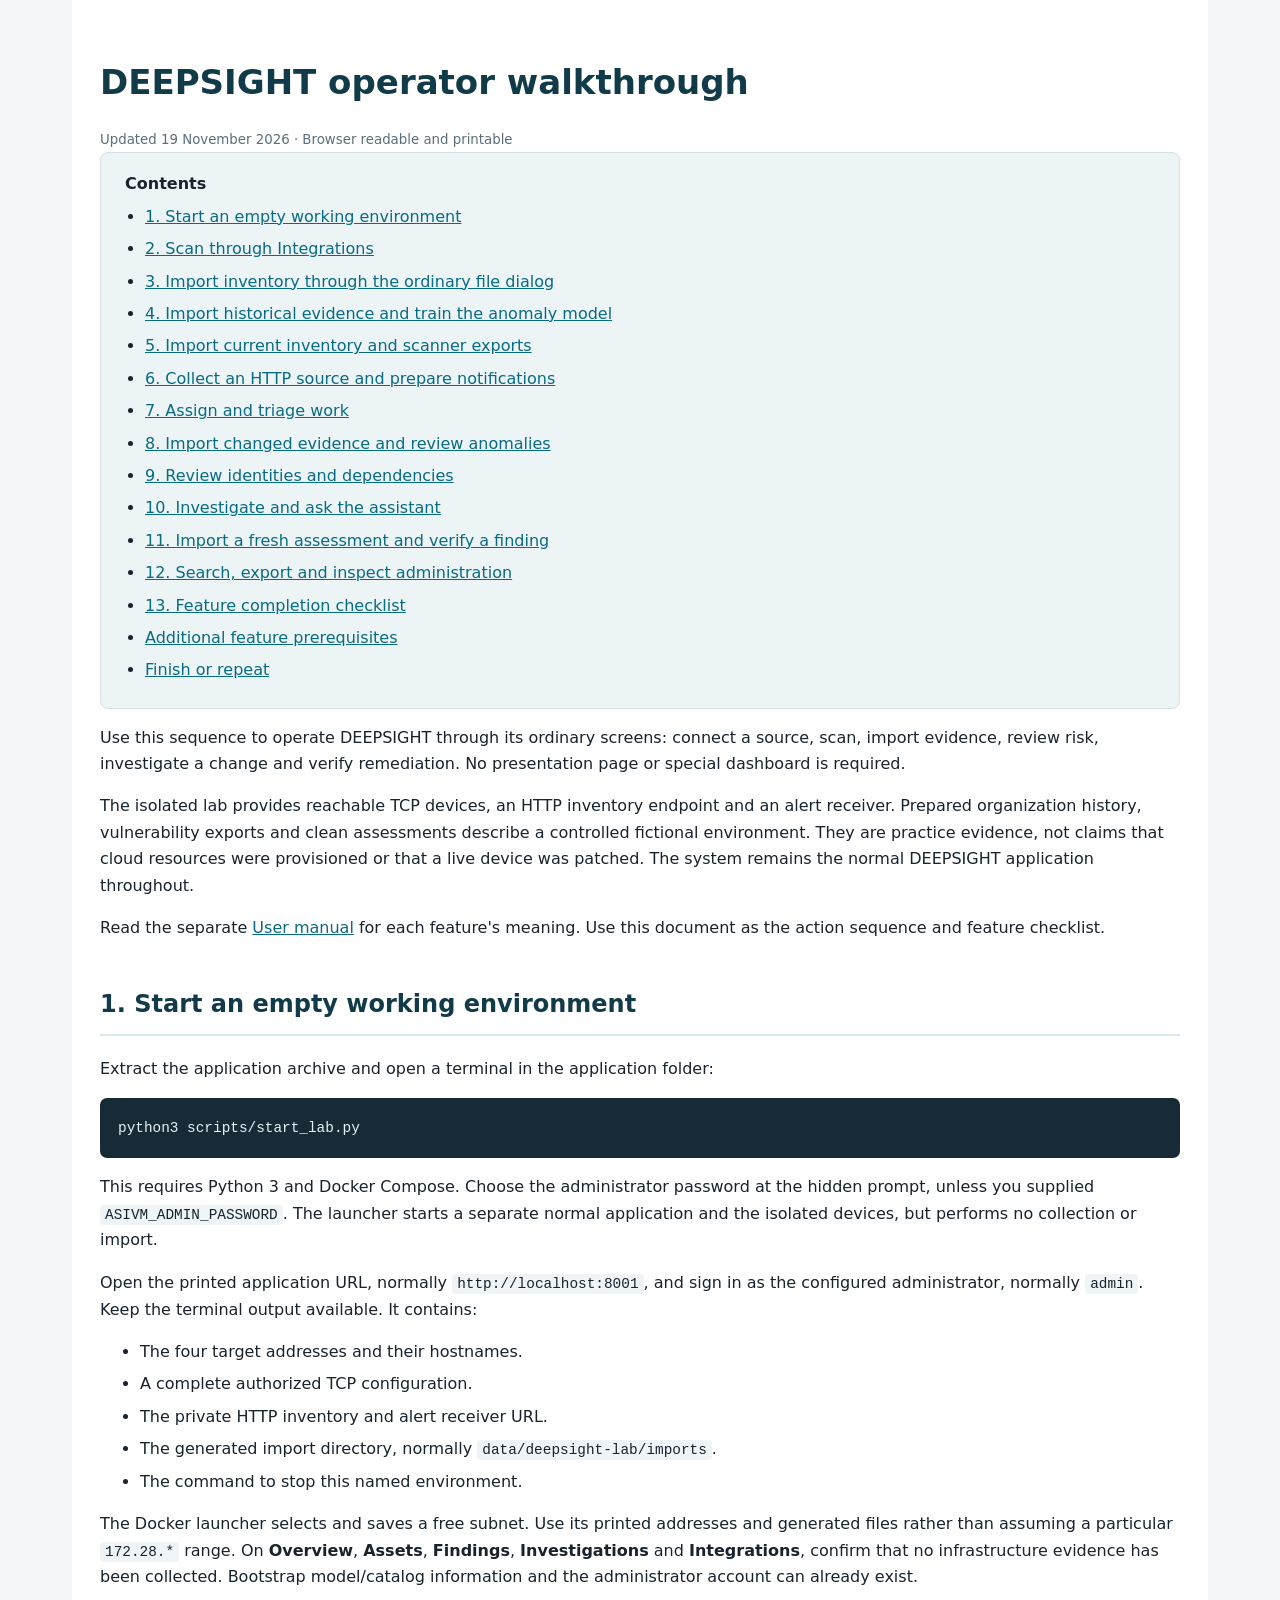
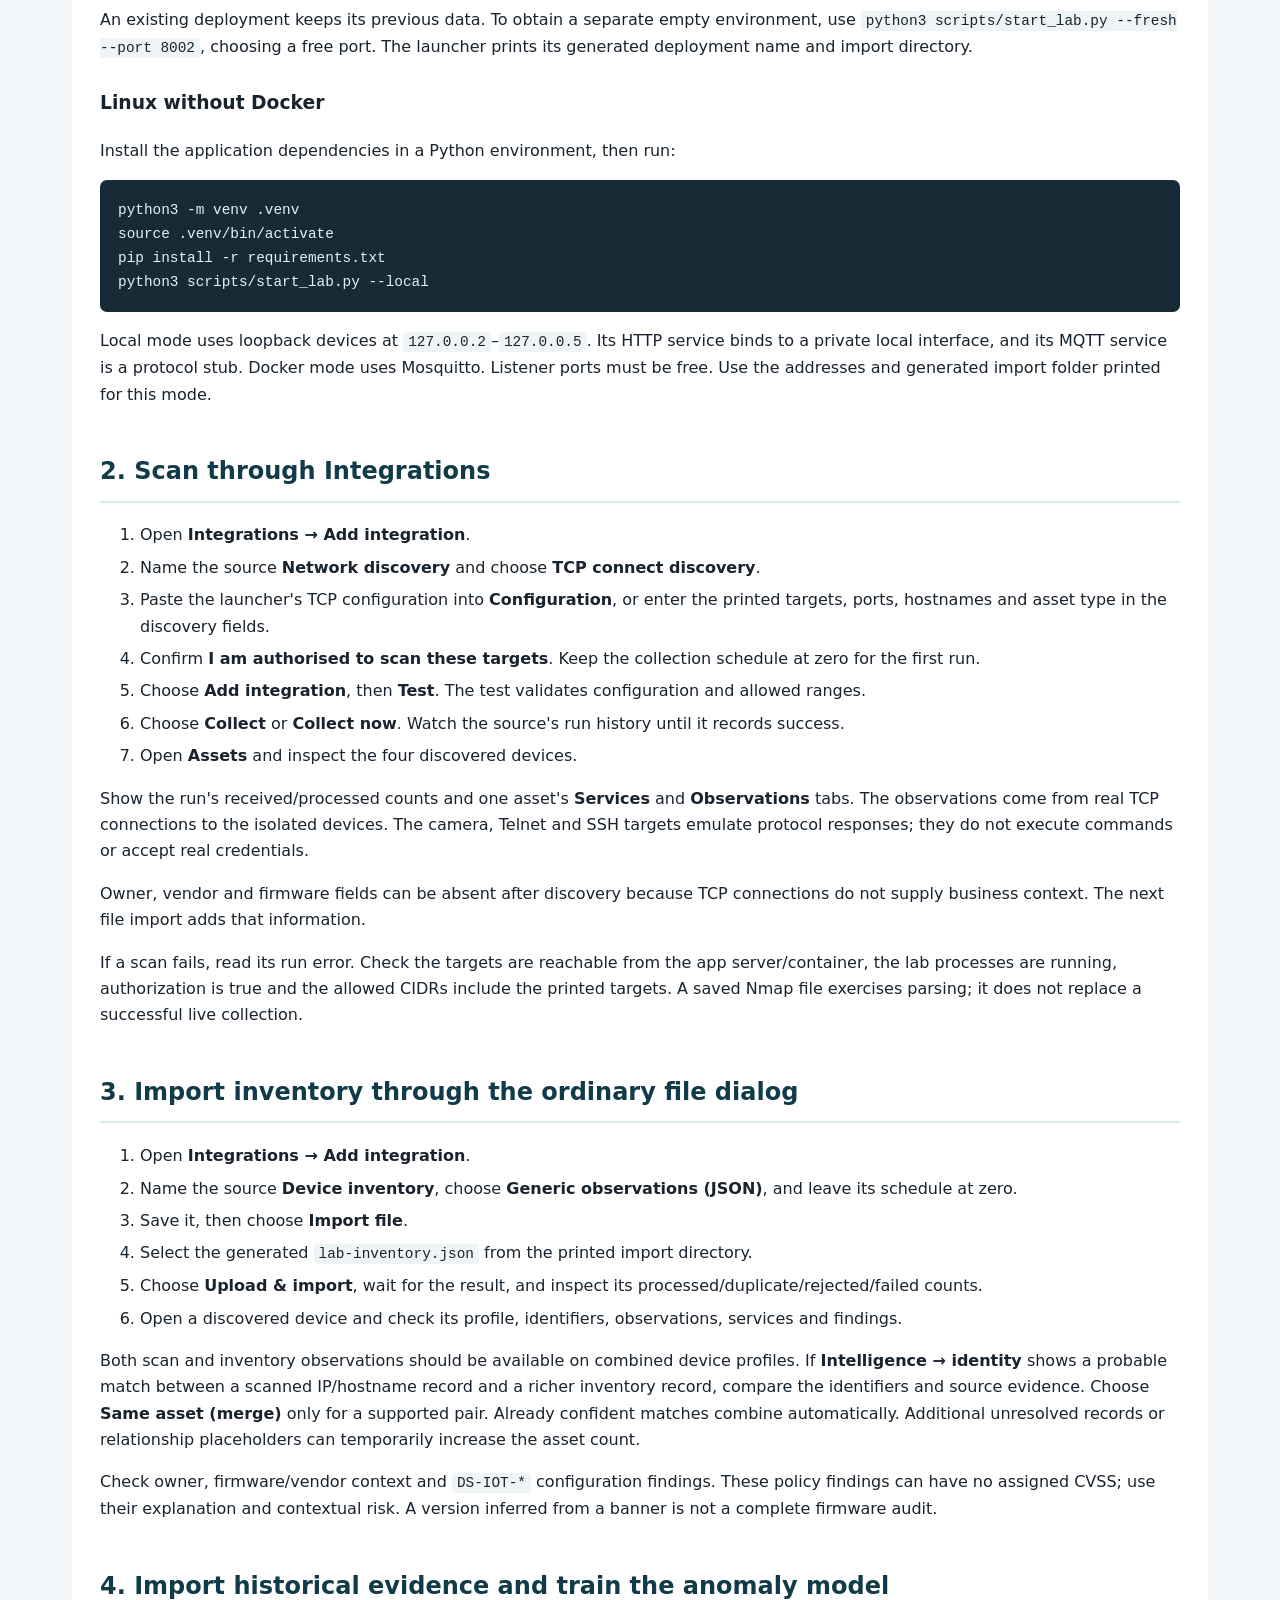
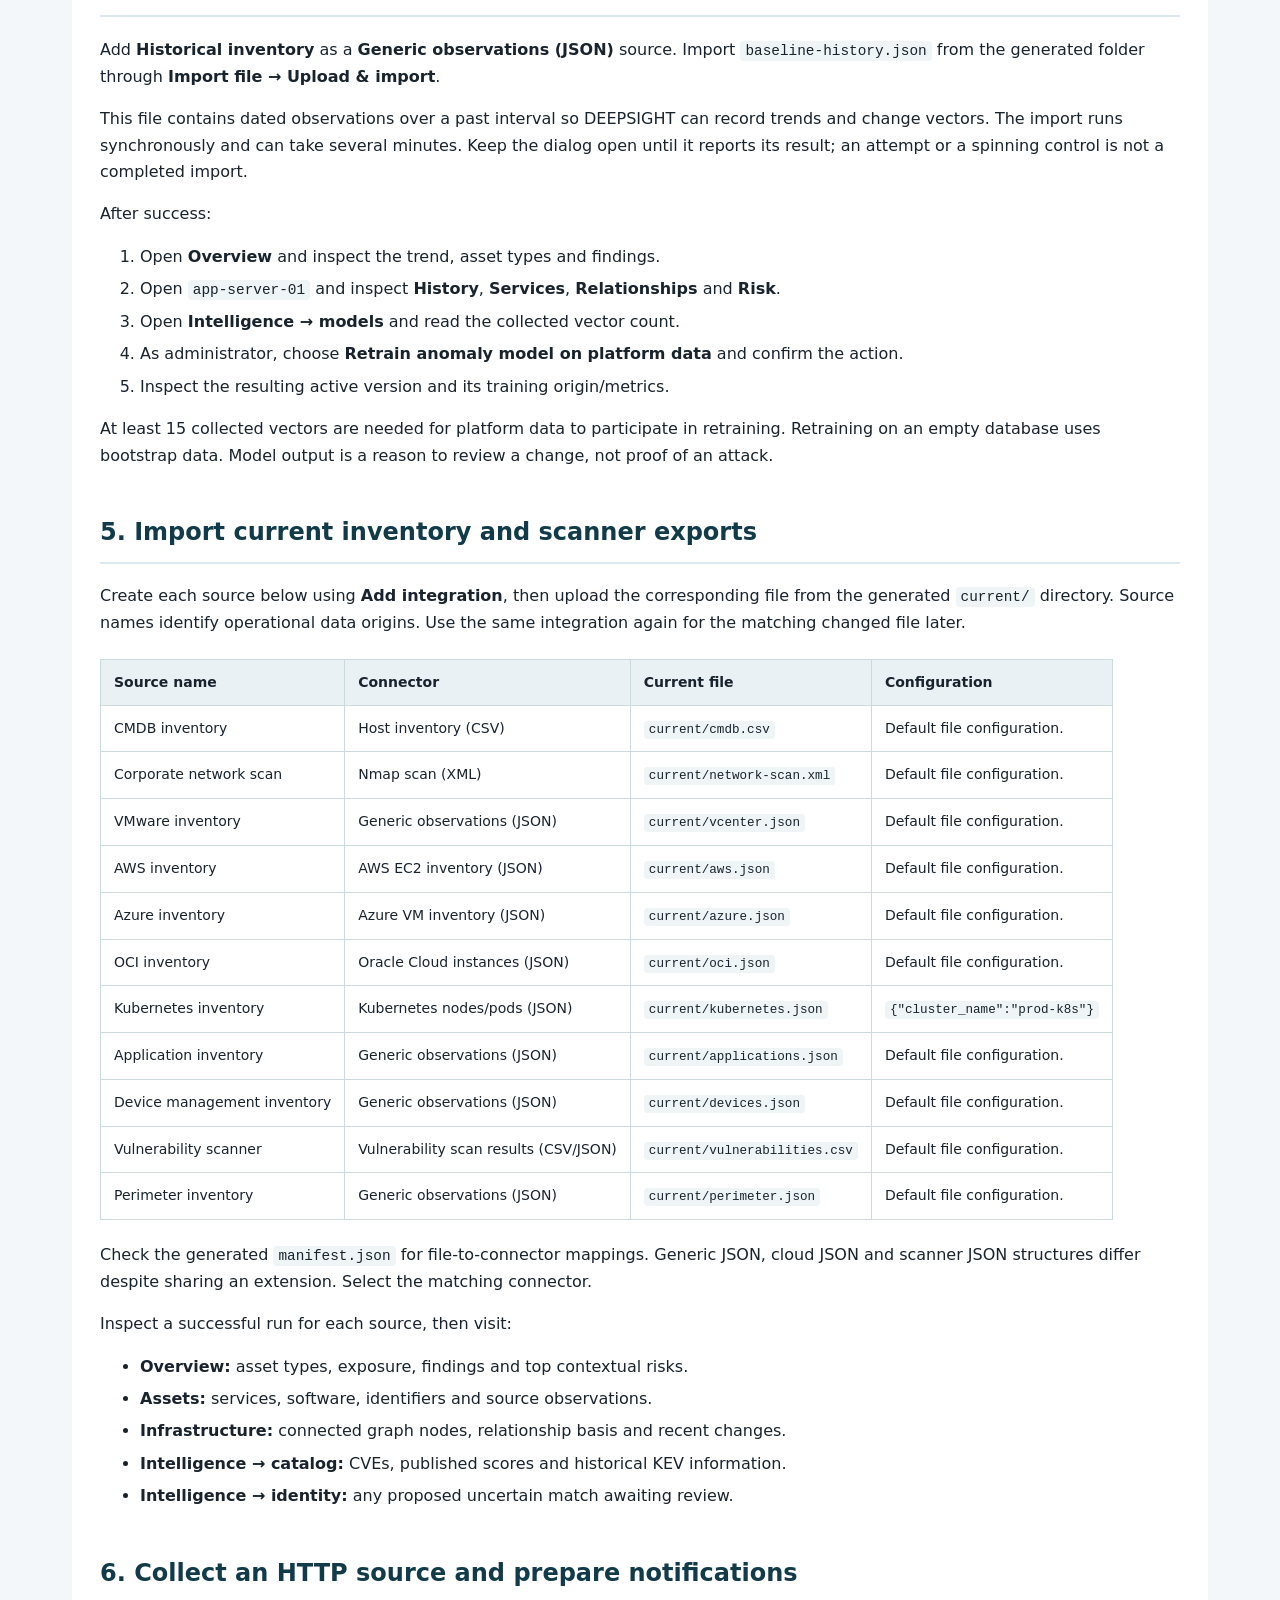
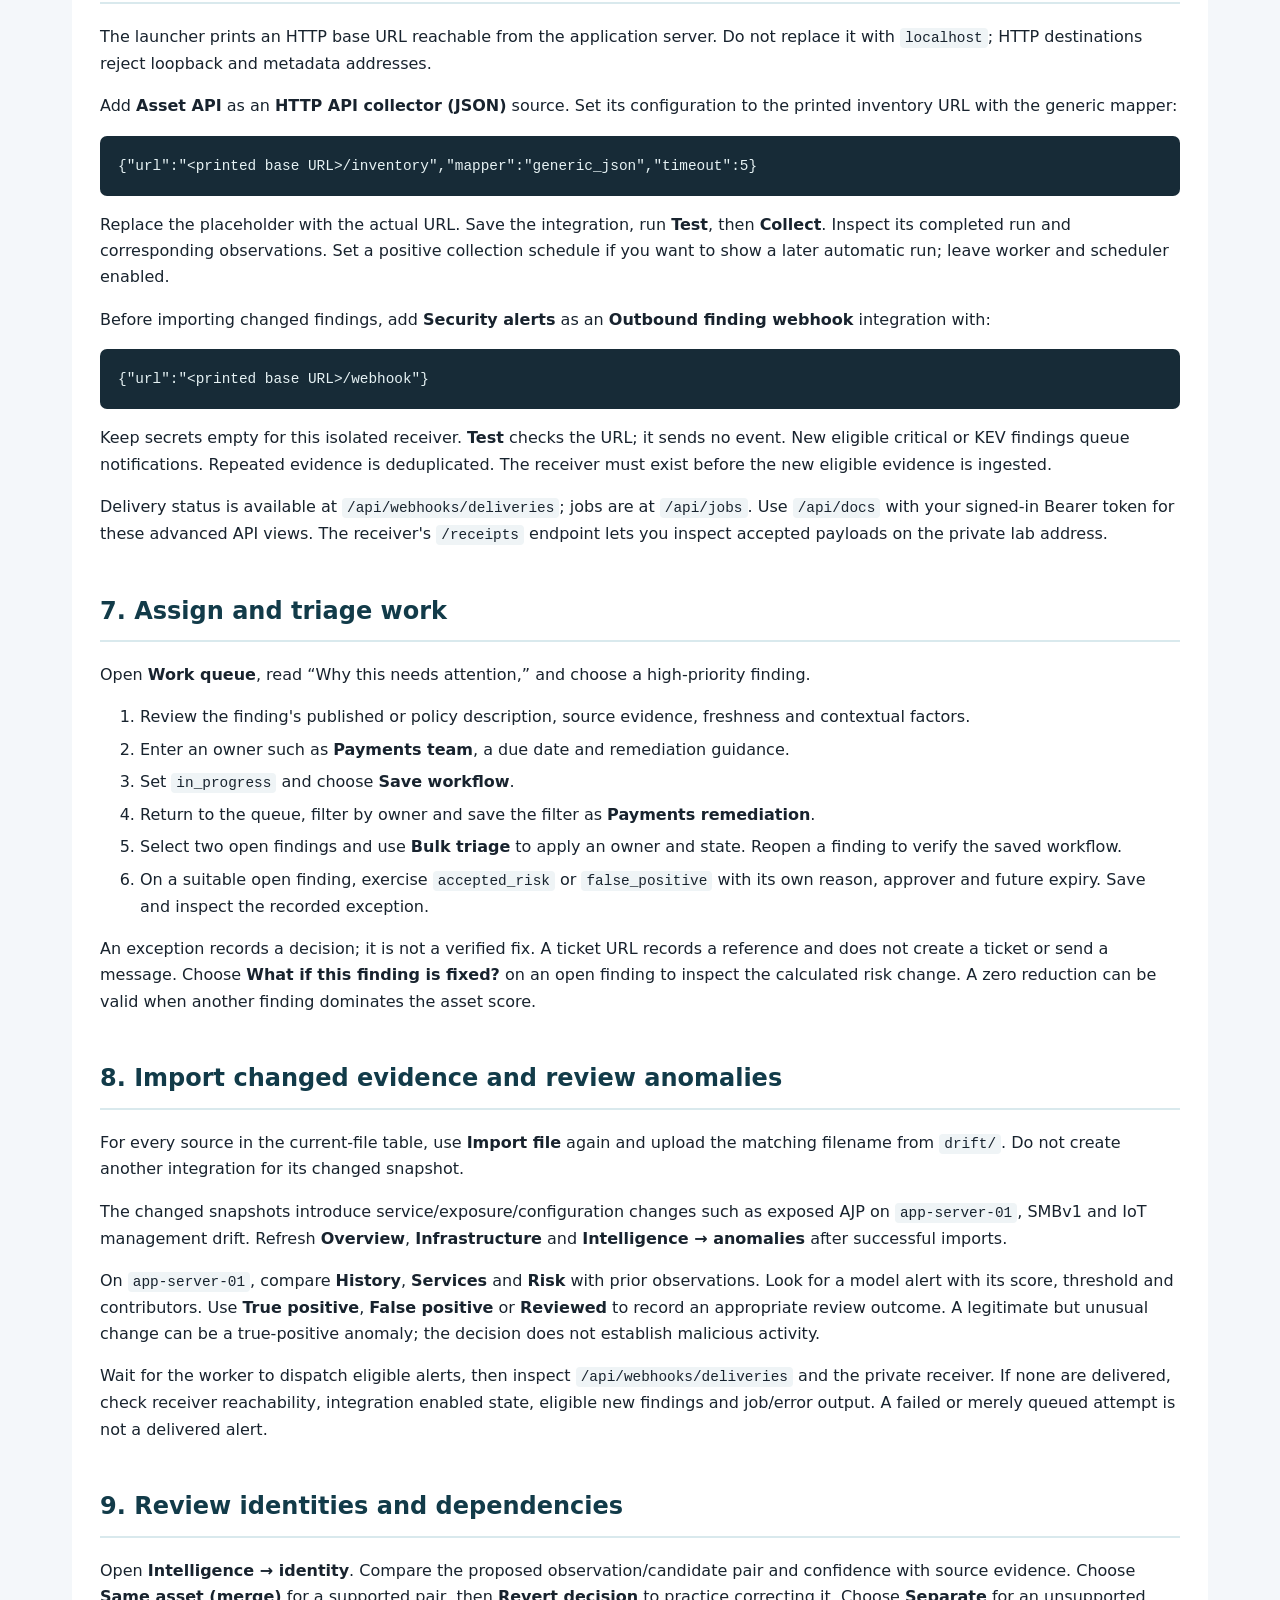
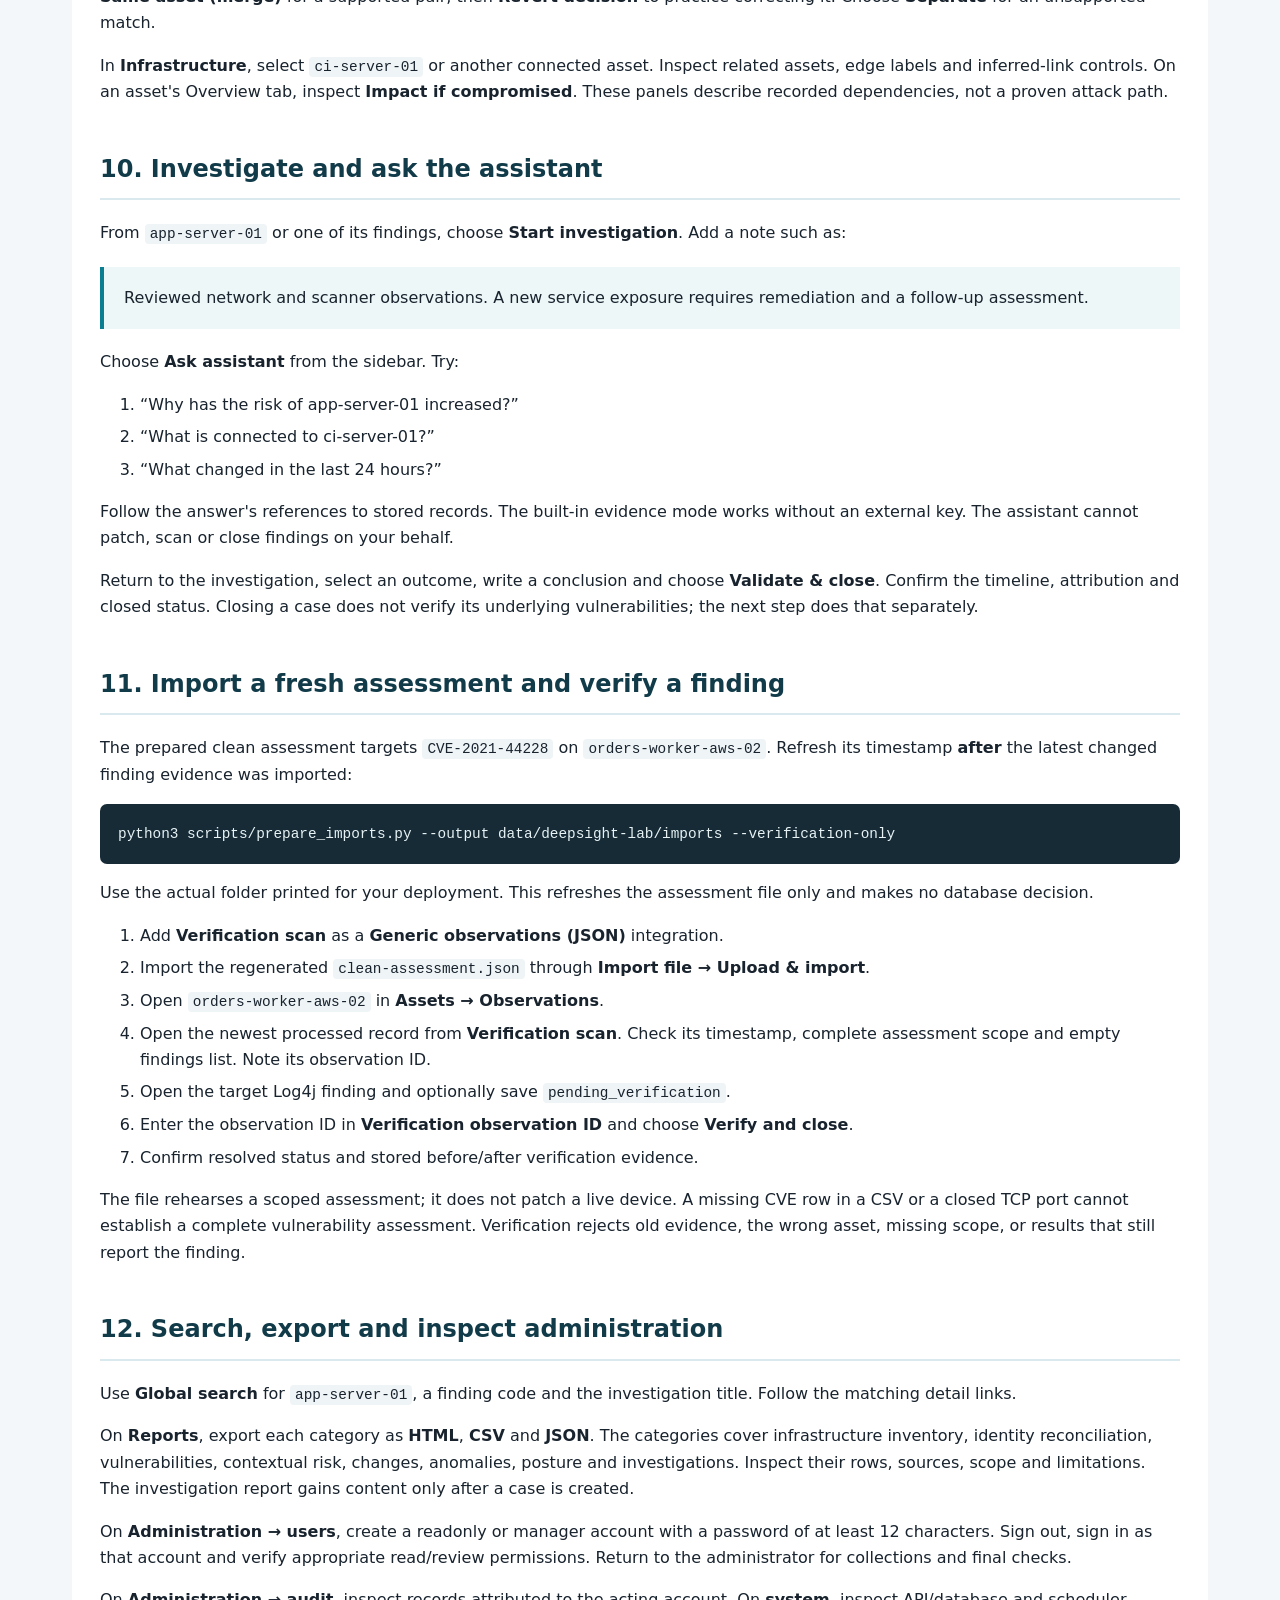
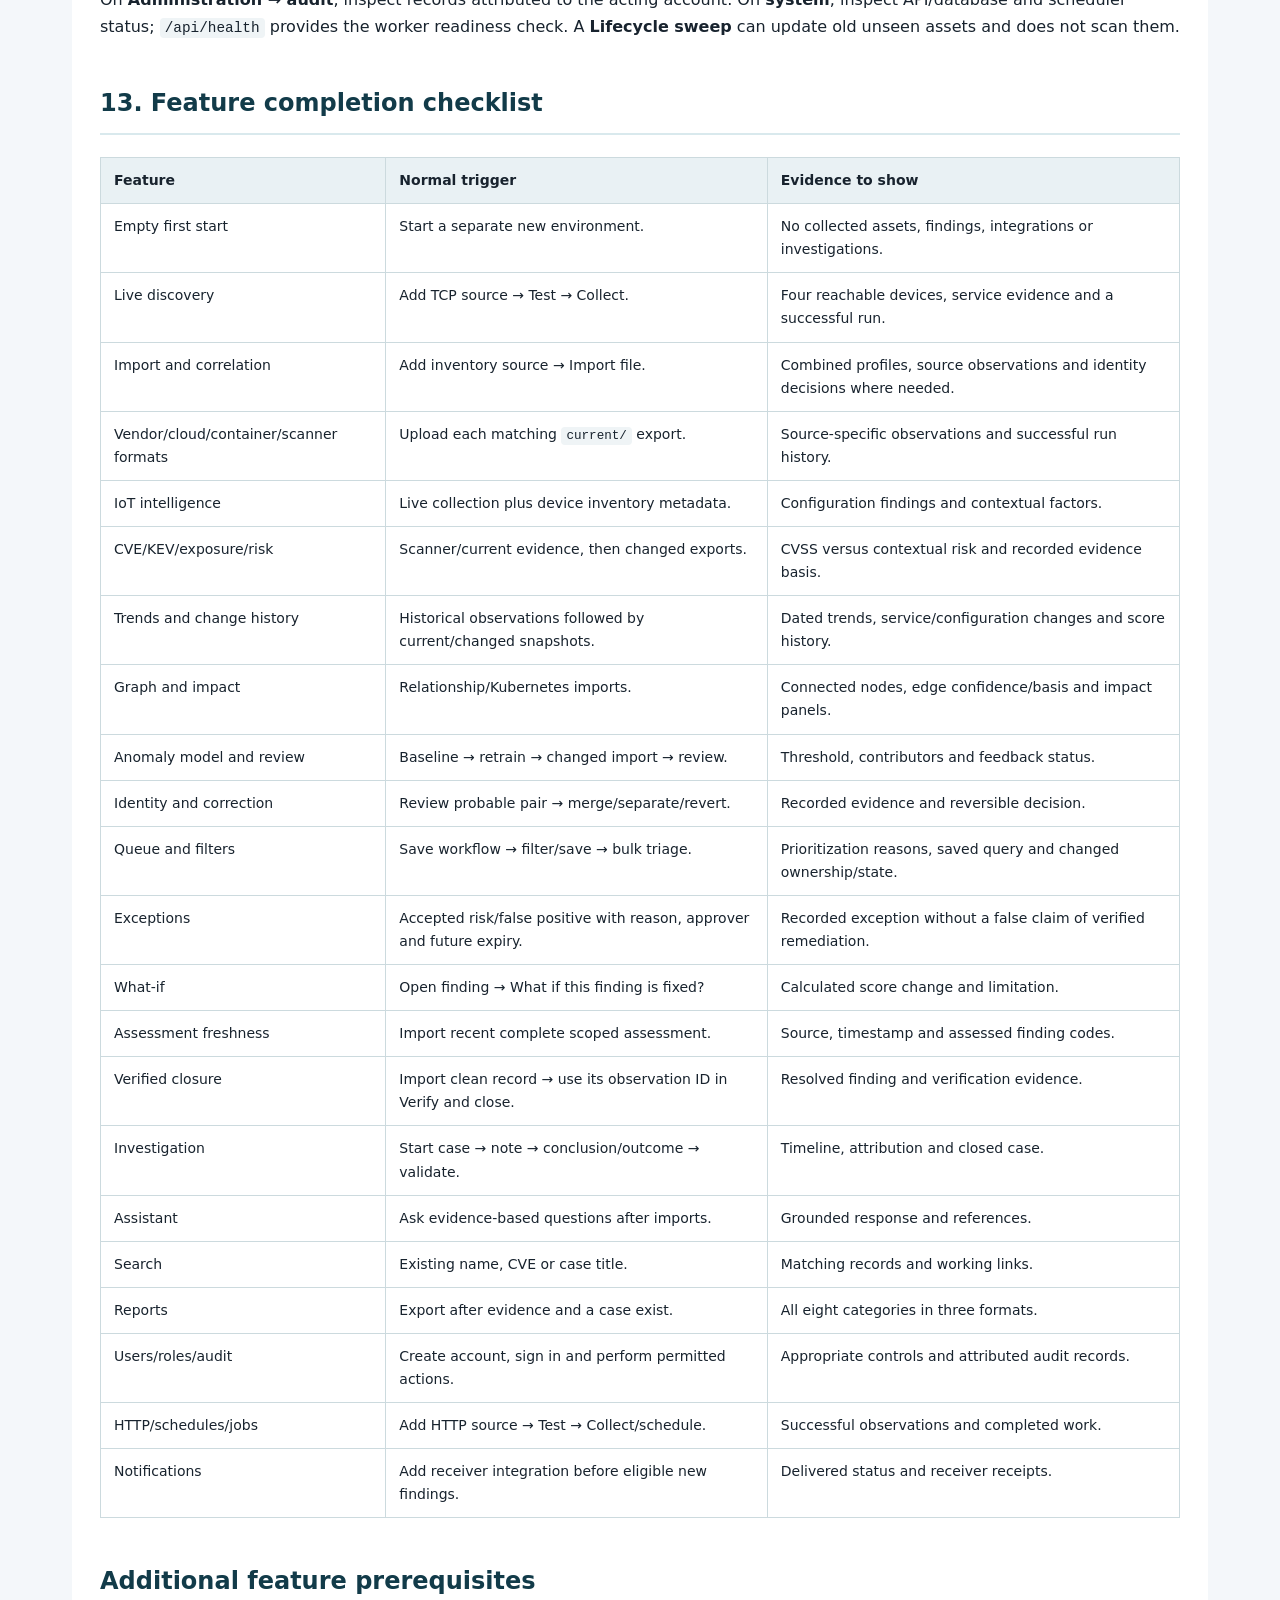
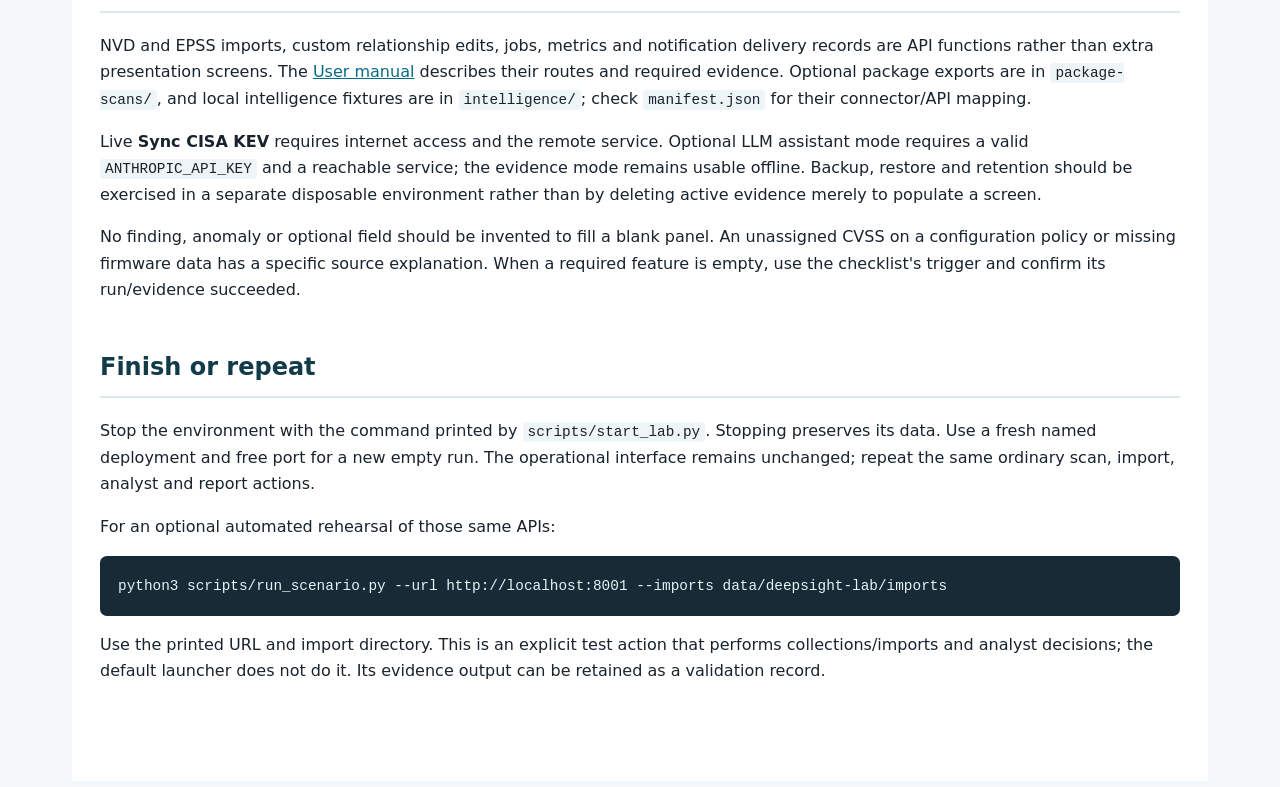
<file: docs/OPERATOR_WALKTHROUGH.html>
<!doctype html><html lang="en"><head><meta charset="utf-8"><meta name="viewport" content="width=device-width,initial-scale=1"><title>DEEPSIGHT Operator walkthrough</title><style>body{margin:0;background:#f4f7fa;color:#18232e;font:16px/1.65 system-ui,Segoe UI,sans-serif}main{max-width:1080px;margin:auto;padding:38px 28px 80px;background:#fff}h1{font-size:34px;line-height:1.25;color:#123b49}h2{margin-top:44px;border-bottom:2px solid #d9e9ed;padding-bottom:9px;color:#123b49}h3{margin-top:28px}a{color:#076b84}code{background:#eff4f6;padding:2px 5px;border-radius:4px;font-size:.9em}pre{padding:18px;background:#172b37;color:#e6f2f4;overflow:auto;border-radius:7px;line-height:1.5}pre code{background:none;padding:0}table{width:100%;border-collapse:collapse;display:block;overflow-x:auto;font-size:14px;margin:22px 0}th{background:#e9f1f4;text-align:left}td,th{border:1px solid #ccdade;padding:11px 13px;vertical-align:top}li{margin:6px 0}blockquote{border-left:4px solid #0b7e91;margin:20px 0;padding:2px 20px;background:#edf7f8}nav{background:#edf4f6;border:1px solid #d3e1e5;border-radius:8px;padding:18px 24px}nav ul{margin:0;padding-left:20px}small{color:#5b6e7b}@media print{body,main{background:white}main{padding:0;font-size:11pt;max-width:none}h2,h3{break-after:avoid}pre,table{break-inside:avoid}a{color:inherit;text-decoration:none}nav{display:none}}</style></head><body><main><h1>DEEPSIGHT operator walkthrough</h1><small>Updated 19 November 2026 · Browser readable and printable</small><nav aria-label="Contents"><b>Contents</b><ul><li><a href="#1-start-an-empty-working-environment">1. Start an empty working environment</a></li><li><a href="#2-scan-through-integrations">2. Scan through Integrations</a></li><li><a href="#3-import-inventory-through-the-ordinary-file-dialog">3. Import inventory through the ordinary file dialog</a></li><li><a href="#4-import-historical-evidence-and-train-the-anomaly-model">4. Import historical evidence and train the anomaly model</a></li><li><a href="#5-import-current-inventory-and-scanner-exports">5. Import current inventory and scanner exports</a></li><li><a href="#6-collect-an-http-source-and-prepare-notifications">6. Collect an HTTP source and prepare notifications</a></li><li><a href="#7-assign-and-triage-work">7. Assign and triage work</a></li><li><a href="#8-import-changed-evidence-and-review-anomalies">8. Import changed evidence and review anomalies</a></li><li><a href="#9-review-identities-and-dependencies">9. Review identities and dependencies</a></li><li><a href="#10-investigate-and-ask-the-assistant">10. Investigate and ask the assistant</a></li><li><a href="#11-import-a-fresh-assessment-and-verify-a-finding">11. Import a fresh assessment and verify a finding</a></li><li><a href="#12-search-export-and-inspect-administration">12. Search, export and inspect administration</a></li><li><a href="#13-feature-completion-checklist">13. Feature completion checklist</a></li><li><a href="#additional-feature-prerequisites">Additional feature prerequisites</a></li><li><a href="#finish-or-repeat">Finish or repeat</a></li></ul></nav>
<p>Use this sequence to operate DEEPSIGHT through its ordinary screens: connect a source, scan, import evidence, review risk, investigate a change and verify remediation. No presentation page or special dashboard is required.</p>
<p>The isolated lab provides reachable TCP devices, an HTTP inventory endpoint and an alert receiver. Prepared organization history, vulnerability exports and clean assessments describe a controlled fictional environment. They are practice evidence, not claims that cloud resources were provisioned or that a live device was patched. The system remains the normal DEEPSIGHT application throughout.</p>
<p>Read the separate <a href="USER_MANUAL.html">User manual</a> for each feature's meaning. Use this document as the action sequence and feature checklist.</p>
<h2 id="1-start-an-empty-working-environment">1. Start an empty working environment</h2>
<p>Extract the application archive and open a terminal in the application folder:</p>
<pre><code class="language-bash">python3 scripts/start_lab.py
</code></pre>
<p>This requires Python 3 and Docker Compose. Choose the administrator password at the hidden prompt, unless you supplied <code>ASIVM_ADMIN_PASSWORD</code>. The launcher starts a separate normal application and the isolated devices, but performs no collection or import.</p>
<p>Open the printed application URL, normally <code>http://localhost:8001</code>, and sign in as the configured administrator, normally <code>admin</code>. Keep the terminal output available. It contains:</p>
<ul>
<li>The four target addresses and their hostnames.</li>
<li>A complete authorized TCP configuration.</li>
<li>The private HTTP inventory and alert receiver URL.</li>
<li>The generated import directory, normally <code>data/deepsight-lab/imports</code>.</li>
<li>The command to stop this named environment.</li>
</ul>
<p>The Docker launcher selects and saves a free subnet. Use its printed addresses and generated files rather than assuming a particular <code>172.28.*</code> range. On <strong>Overview</strong>, <strong>Assets</strong>, <strong>Findings</strong>, <strong>Investigations</strong> and <strong>Integrations</strong>, confirm that no infrastructure evidence has been collected. Bootstrap model/catalog information and the administrator account can already exist.</p>
<p>An existing deployment keeps its previous data. To obtain a separate empty environment, use <code>python3 scripts/start_lab.py --fresh --port 8002</code>, choosing a free port. The launcher prints its generated deployment name and import directory.</p>
<h3>Linux without Docker</h3>
<p>Install the application dependencies in a Python environment, then run:</p>
<pre><code class="language-bash">python3 -m venv .venv
source .venv/bin/activate
pip install -r requirements.txt
python3 scripts/start_lab.py --local
</code></pre>
<p>Local mode uses loopback devices at <code>127.0.0.2</code>–<code>127.0.0.5</code>. Its HTTP service binds to a private local interface, and its MQTT service is a protocol stub. Docker mode uses Mosquitto. Listener ports must be free. Use the addresses and generated import folder printed for this mode.</p>
<h2 id="2-scan-through-integrations">2. Scan through Integrations</h2>
<ol>
<li>Open <strong>Integrations → Add integration</strong>.</li>
<li>Name the source <strong>Network discovery</strong> and choose <strong>TCP connect discovery</strong>.</li>
<li>Paste the launcher's TCP configuration into <strong>Configuration</strong>, or enter the printed targets, ports, hostnames and asset type in the discovery fields.</li>
<li>Confirm <strong>I am authorised to scan these targets</strong>. Keep the collection schedule at zero for the first run.</li>
<li>Choose <strong>Add integration</strong>, then <strong>Test</strong>. The test validates configuration and allowed ranges.</li>
<li>Choose <strong>Collect</strong> or <strong>Collect now</strong>. Watch the source's run history until it records success.</li>
<li>Open <strong>Assets</strong> and inspect the four discovered devices.</li>
</ol>
<p>Show the run's received/processed counts and one asset's <strong>Services</strong> and <strong>Observations</strong> tabs. The observations come from real TCP connections to the isolated devices. The camera, Telnet and SSH targets emulate protocol responses; they do not execute commands or accept real credentials.</p>
<p>Owner, vendor and firmware fields can be absent after discovery because TCP connections do not supply business context. The next file import adds that information.</p>
<p>If a scan fails, read its run error. Check the targets are reachable from the app server/container, the lab processes are running, authorization is true and the allowed CIDRs include the printed targets. A saved Nmap file exercises parsing; it does not replace a successful live collection.</p>
<h2 id="3-import-inventory-through-the-ordinary-file-dialog">3. Import inventory through the ordinary file dialog</h2>
<ol>
<li>Open <strong>Integrations → Add integration</strong>.</li>
<li>Name the source <strong>Device inventory</strong>, choose <strong>Generic observations (JSON)</strong>, and leave its schedule at zero.</li>
<li>Save it, then choose <strong>Import file</strong>.</li>
<li>Select the generated <code>lab-inventory.json</code> from the printed import directory.</li>
<li>Choose <strong>Upload &amp; import</strong>, wait for the result, and inspect its processed/duplicate/rejected/failed counts.</li>
<li>Open a discovered device and check its profile, identifiers, observations, services and findings.</li>
</ol>
<p>Both scan and inventory observations should be available on combined device profiles. If <strong>Intelligence → identity</strong> shows a probable match between a scanned IP/hostname record and a richer inventory record, compare the identifiers and source evidence. Choose <strong>Same asset (merge)</strong> only for a supported pair. Already confident matches combine automatically. Additional unresolved records or relationship placeholders can temporarily increase the asset count.</p>
<p>Check owner, firmware/vendor context and <code>DS-IOT-*</code> configuration findings. These policy findings can have no assigned CVSS; use their explanation and contextual risk. A version inferred from a banner is not a complete firmware audit.</p>
<h2 id="4-import-historical-evidence-and-train-the-anomaly-model">4. Import historical evidence and train the anomaly model</h2>
<p>Add <strong>Historical inventory</strong> as a <strong>Generic observations (JSON)</strong> source. Import <code>baseline-history.json</code> from the generated folder through <strong>Import file → Upload &amp; import</strong>.</p>
<p>This file contains dated observations over a past interval so DEEPSIGHT can record trends and change vectors. The import runs synchronously and can take several minutes. Keep the dialog open until it reports its result; an attempt or a spinning control is not a completed import.</p>
<p>After success:</p>
<ol>
<li>Open <strong>Overview</strong> and inspect the trend, asset types and findings.</li>
<li>Open <code>app-server-01</code> and inspect <strong>History</strong>, <strong>Services</strong>, <strong>Relationships</strong> and <strong>Risk</strong>.</li>
<li>Open <strong>Intelligence → models</strong> and read the collected vector count.</li>
<li>As administrator, choose <strong>Retrain anomaly model on platform data</strong> and confirm the action.</li>
<li>Inspect the resulting active version and its training origin/metrics.</li>
</ol>
<p>At least 15 collected vectors are needed for platform data to participate in retraining. Retraining on an empty database uses bootstrap data. Model output is a reason to review a change, not proof of an attack.</p>
<h2 id="5-import-current-inventory-and-scanner-exports">5. Import current inventory and scanner exports</h2>
<p>Create each source below using <strong>Add integration</strong>, then upload the corresponding file from the generated <code>current/</code> directory. Source names identify operational data origins. Use the same integration again for the matching changed file later.</p>
<table>
<thead>
<tr>
<th>Source name</th>
<th>Connector</th>
<th>Current file</th>
<th>Configuration</th>
</tr>
</thead>
<tbody>
<tr>
<td>CMDB inventory</td>
<td>Host inventory (CSV)</td>
<td><code>current/cmdb.csv</code></td>
<td>Default file configuration.</td>
</tr>
<tr>
<td>Corporate network scan</td>
<td>Nmap scan (XML)</td>
<td><code>current/network-scan.xml</code></td>
<td>Default file configuration.</td>
</tr>
<tr>
<td>VMware inventory</td>
<td>Generic observations (JSON)</td>
<td><code>current/vcenter.json</code></td>
<td>Default file configuration.</td>
</tr>
<tr>
<td>AWS inventory</td>
<td>AWS EC2 inventory (JSON)</td>
<td><code>current/aws.json</code></td>
<td>Default file configuration.</td>
</tr>
<tr>
<td>Azure inventory</td>
<td>Azure VM inventory (JSON)</td>
<td><code>current/azure.json</code></td>
<td>Default file configuration.</td>
</tr>
<tr>
<td>OCI inventory</td>
<td>Oracle Cloud instances (JSON)</td>
<td><code>current/oci.json</code></td>
<td>Default file configuration.</td>
</tr>
<tr>
<td>Kubernetes inventory</td>
<td>Kubernetes nodes/pods (JSON)</td>
<td><code>current/kubernetes.json</code></td>
<td><code>{&quot;cluster_name&quot;:&quot;prod-k8s&quot;}</code></td>
</tr>
<tr>
<td>Application inventory</td>
<td>Generic observations (JSON)</td>
<td><code>current/applications.json</code></td>
<td>Default file configuration.</td>
</tr>
<tr>
<td>Device management inventory</td>
<td>Generic observations (JSON)</td>
<td><code>current/devices.json</code></td>
<td>Default file configuration.</td>
</tr>
<tr>
<td>Vulnerability scanner</td>
<td>Vulnerability scan results (CSV/JSON)</td>
<td><code>current/vulnerabilities.csv</code></td>
<td>Default file configuration.</td>
</tr>
<tr>
<td>Perimeter inventory</td>
<td>Generic observations (JSON)</td>
<td><code>current/perimeter.json</code></td>
<td>Default file configuration.</td>
</tr>
</tbody>
</table>
<p>Check the generated <code>manifest.json</code> for file-to-connector mappings. Generic JSON, cloud JSON and scanner JSON structures differ despite sharing an extension. Select the matching connector.</p>
<p>Inspect a successful run for each source, then visit:</p>
<ul>
<li><strong>Overview:</strong> asset types, exposure, findings and top contextual risks.</li>
<li><strong>Assets:</strong> services, software, identifiers and source observations.</li>
<li><strong>Infrastructure:</strong> connected graph nodes, relationship basis and recent changes.</li>
<li><strong>Intelligence → catalog:</strong> CVEs, published scores and historical KEV information.</li>
<li><strong>Intelligence → identity:</strong> any proposed uncertain match awaiting review.</li>
</ul>
<h2 id="6-collect-an-http-source-and-prepare-notifications">6. Collect an HTTP source and prepare notifications</h2>
<p>The launcher prints an HTTP base URL reachable from the application server. Do not replace it with <code>localhost</code>; HTTP destinations reject loopback and metadata addresses.</p>
<p>Add <strong>Asset API</strong> as an <strong>HTTP API collector (JSON)</strong> source. Set its configuration to the printed inventory URL with the generic mapper:</p>
<pre><code class="language-json">{&quot;url&quot;:&quot;&lt;printed base URL&gt;/inventory&quot;,&quot;mapper&quot;:&quot;generic_json&quot;,&quot;timeout&quot;:5}
</code></pre>
<p>Replace the placeholder with the actual URL. Save the integration, run <strong>Test</strong>, then <strong>Collect</strong>. Inspect its completed run and corresponding observations. Set a positive collection schedule if you want to show a later automatic run; leave worker and scheduler enabled.</p>
<p>Before importing changed findings, add <strong>Security alerts</strong> as an <strong>Outbound finding webhook</strong> integration with:</p>
<pre><code class="language-json">{&quot;url&quot;:&quot;&lt;printed base URL&gt;/webhook&quot;}
</code></pre>
<p>Keep secrets empty for this isolated receiver. <strong>Test</strong> checks the URL; it sends no event. New eligible critical or KEV findings queue notifications. Repeated evidence is deduplicated. The receiver must exist before the new eligible evidence is ingested.</p>
<p>Delivery status is available at <code>/api/webhooks/deliveries</code>; jobs are at <code>/api/jobs</code>. Use <code>/api/docs</code> with your signed-in Bearer token for these advanced API views. The receiver's <code>/receipts</code> endpoint lets you inspect accepted payloads on the private lab address.</p>
<h2 id="7-assign-and-triage-work">7. Assign and triage work</h2>
<p>Open <strong>Work queue</strong>, read “Why this needs attention,” and choose a high-priority finding.</p>
<ol>
<li>Review the finding's published or policy description, source evidence, freshness and contextual factors.</li>
<li>Enter an owner such as <strong>Payments team</strong>, a due date and remediation guidance.</li>
<li>Set <code>in_progress</code> and choose <strong>Save workflow</strong>.</li>
<li>Return to the queue, filter by owner and save the filter as <strong>Payments remediation</strong>.</li>
<li>Select two open findings and use <strong>Bulk triage</strong> to apply an owner and state. Reopen a finding to verify the saved workflow.</li>
<li>On a suitable open finding, exercise <code>accepted_risk</code> or <code>false_positive</code> with its own reason, approver and future expiry. Save and inspect the recorded exception.</li>
</ol>
<p>An exception records a decision; it is not a verified fix. A ticket URL records a reference and does not create a ticket or send a message. Choose <strong>What if this finding is fixed?</strong> on an open finding to inspect the calculated risk change. A zero reduction can be valid when another finding dominates the asset score.</p>
<h2 id="8-import-changed-evidence-and-review-anomalies">8. Import changed evidence and review anomalies</h2>
<p>For every source in the current-file table, use <strong>Import file</strong> again and upload the matching filename from <code>drift/</code>. Do not create another integration for its changed snapshot.</p>
<p>The changed snapshots introduce service/exposure/configuration changes such as exposed AJP on <code>app-server-01</code>, SMBv1 and IoT management drift. Refresh <strong>Overview</strong>, <strong>Infrastructure</strong> and <strong>Intelligence → anomalies</strong> after successful imports.</p>
<p>On <code>app-server-01</code>, compare <strong>History</strong>, <strong>Services</strong> and <strong>Risk</strong> with prior observations. Look for a model alert with its score, threshold and contributors. Use <strong>True positive</strong>, <strong>False positive</strong> or <strong>Reviewed</strong> to record an appropriate review outcome. A legitimate but unusual change can be a true-positive anomaly; the decision does not establish malicious activity.</p>
<p>Wait for the worker to dispatch eligible alerts, then inspect <code>/api/webhooks/deliveries</code> and the private receiver. If none are delivered, check receiver reachability, integration enabled state, eligible new findings and job/error output. A failed or merely queued attempt is not a delivered alert.</p>
<h2 id="9-review-identities-and-dependencies">9. Review identities and dependencies</h2>
<p>Open <strong>Intelligence → identity</strong>. Compare the proposed observation/candidate pair and confidence with source evidence. Choose <strong>Same asset (merge)</strong> for a supported pair, then <strong>Revert decision</strong> to practice correcting it. Choose <strong>Separate</strong> for an unsupported match.</p>
<p>In <strong>Infrastructure</strong>, select <code>ci-server-01</code> or another connected asset. Inspect related assets, edge labels and inferred-link controls. On an asset's Overview tab, inspect <strong>Impact if compromised</strong>. These panels describe recorded dependencies, not a proven attack path.</p>
<h2 id="10-investigate-and-ask-the-assistant">10. Investigate and ask the assistant</h2>
<p>From <code>app-server-01</code> or one of its findings, choose <strong>Start investigation</strong>. Add a note such as:</p>
<blockquote>
<p>Reviewed network and scanner observations. A new service exposure requires remediation and a follow-up assessment.</p>
</blockquote>
<p>Choose <strong>Ask assistant</strong> from the sidebar. Try:</p>
<ol>
<li>“Why has the risk of app-server-01 increased?”</li>
<li>“What is connected to ci-server-01?”</li>
<li>“What changed in the last 24 hours?”</li>
</ol>
<p>Follow the answer's references to stored records. The built-in evidence mode works without an external key. The assistant cannot patch, scan or close findings on your behalf.</p>
<p>Return to the investigation, select an outcome, write a conclusion and choose <strong>Validate &amp; close</strong>. Confirm the timeline, attribution and closed status. Closing a case does not verify its underlying vulnerabilities; the next step does that separately.</p>
<h2 id="11-import-a-fresh-assessment-and-verify-a-finding">11. Import a fresh assessment and verify a finding</h2>
<p>The prepared clean assessment targets <code>CVE-2021-44228</code> on <code>orders-worker-aws-02</code>. Refresh its timestamp <strong>after</strong> the latest changed finding evidence was imported:</p>
<pre><code class="language-bash">python3 scripts/prepare_imports.py --output data/deepsight-lab/imports --verification-only
</code></pre>
<p>Use the actual folder printed for your deployment. This refreshes the assessment file only and makes no database decision.</p>
<ol>
<li>Add <strong>Verification scan</strong> as a <strong>Generic observations (JSON)</strong> integration.</li>
<li>Import the regenerated <code>clean-assessment.json</code> through <strong>Import file → Upload &amp; import</strong>.</li>
<li>Open <code>orders-worker-aws-02</code> in <strong>Assets → Observations</strong>.</li>
<li>Open the newest processed record from <strong>Verification scan</strong>. Check its timestamp, complete assessment scope and empty findings list. Note its observation ID.</li>
<li>Open the target Log4j finding and optionally save <code>pending_verification</code>.</li>
<li>Enter the observation ID in <strong>Verification observation ID</strong> and choose <strong>Verify and close</strong>.</li>
<li>Confirm resolved status and stored before/after verification evidence.</li>
</ol>
<p>The file rehearses a scoped assessment; it does not patch a live device. A missing CVE row in a CSV or a closed TCP port cannot establish a complete vulnerability assessment. Verification rejects old evidence, the wrong asset, missing scope, or results that still report the finding.</p>
<h2 id="12-search-export-and-inspect-administration">12. Search, export and inspect administration</h2>
<p>Use <strong>Global search</strong> for <code>app-server-01</code>, a finding code and the investigation title. Follow the matching detail links.</p>
<p>On <strong>Reports</strong>, export each category as <strong>HTML</strong>, <strong>CSV</strong> and <strong>JSON</strong>. The categories cover infrastructure inventory, identity reconciliation, vulnerabilities, contextual risk, changes, anomalies, posture and investigations. Inspect their rows, sources, scope and limitations. The investigation report gains content only after a case is created.</p>
<p>On <strong>Administration → users</strong>, create a readonly or manager account with a password of at least 12 characters. Sign out, sign in as that account and verify appropriate read/review permissions. Return to the administrator for collections and final checks.</p>
<p>On <strong>Administration → audit</strong>, inspect records attributed to the acting account. On <strong>system</strong>, inspect API/database and scheduler status; <code>/api/health</code> provides the worker readiness check. A <strong>Lifecycle sweep</strong> can update old unseen assets and does not scan them.</p>
<h2 id="13-feature-completion-checklist">13. Feature completion checklist</h2>
<table>
<thead>
<tr>
<th>Feature</th>
<th>Normal trigger</th>
<th>Evidence to show</th>
</tr>
</thead>
<tbody>
<tr>
<td>Empty first start</td>
<td>Start a separate new environment.</td>
<td>No collected assets, findings, integrations or investigations.</td>
</tr>
<tr>
<td>Live discovery</td>
<td>Add TCP source → Test → Collect.</td>
<td>Four reachable devices, service evidence and a successful run.</td>
</tr>
<tr>
<td>Import and correlation</td>
<td>Add inventory source → Import file.</td>
<td>Combined profiles, source observations and identity decisions where needed.</td>
</tr>
<tr>
<td>Vendor/cloud/container/scanner formats</td>
<td>Upload each matching <code>current/</code> export.</td>
<td>Source-specific observations and successful run history.</td>
</tr>
<tr>
<td>IoT intelligence</td>
<td>Live collection plus device inventory metadata.</td>
<td>Configuration findings and contextual factors.</td>
</tr>
<tr>
<td>CVE/KEV/exposure/risk</td>
<td>Scanner/current evidence, then changed exports.</td>
<td>CVSS versus contextual risk and recorded evidence basis.</td>
</tr>
<tr>
<td>Trends and change history</td>
<td>Historical observations followed by current/changed snapshots.</td>
<td>Dated trends, service/configuration changes and score history.</td>
</tr>
<tr>
<td>Graph and impact</td>
<td>Relationship/Kubernetes imports.</td>
<td>Connected nodes, edge confidence/basis and impact panels.</td>
</tr>
<tr>
<td>Anomaly model and review</td>
<td>Baseline → retrain → changed import → review.</td>
<td>Threshold, contributors and feedback status.</td>
</tr>
<tr>
<td>Identity and correction</td>
<td>Review probable pair → merge/separate/revert.</td>
<td>Recorded evidence and reversible decision.</td>
</tr>
<tr>
<td>Queue and filters</td>
<td>Save workflow → filter/save → bulk triage.</td>
<td>Prioritization reasons, saved query and changed ownership/state.</td>
</tr>
<tr>
<td>Exceptions</td>
<td>Accepted risk/false positive with reason, approver and future expiry.</td>
<td>Recorded exception without a false claim of verified remediation.</td>
</tr>
<tr>
<td>What-if</td>
<td>Open finding → What if this finding is fixed?</td>
<td>Calculated score change and limitation.</td>
</tr>
<tr>
<td>Assessment freshness</td>
<td>Import recent complete scoped assessment.</td>
<td>Source, timestamp and assessed finding codes.</td>
</tr>
<tr>
<td>Verified closure</td>
<td>Import clean record → use its observation ID in Verify and close.</td>
<td>Resolved finding and verification evidence.</td>
</tr>
<tr>
<td>Investigation</td>
<td>Start case → note → conclusion/outcome → validate.</td>
<td>Timeline, attribution and closed case.</td>
</tr>
<tr>
<td>Assistant</td>
<td>Ask evidence-based questions after imports.</td>
<td>Grounded response and references.</td>
</tr>
<tr>
<td>Search</td>
<td>Existing name, CVE or case title.</td>
<td>Matching records and working links.</td>
</tr>
<tr>
<td>Reports</td>
<td>Export after evidence and a case exist.</td>
<td>All eight categories in three formats.</td>
</tr>
<tr>
<td>Users/roles/audit</td>
<td>Create account, sign in and perform permitted actions.</td>
<td>Appropriate controls and attributed audit records.</td>
</tr>
<tr>
<td>HTTP/schedules/jobs</td>
<td>Add HTTP source → Test → Collect/schedule.</td>
<td>Successful observations and completed work.</td>
</tr>
<tr>
<td>Notifications</td>
<td>Add receiver integration before eligible new findings.</td>
<td>Delivered status and receiver receipts.</td>
</tr>
</tbody>
</table>
<h2 id="additional-feature-prerequisites">Additional feature prerequisites</h2>
<p>NVD and EPSS imports, custom relationship edits, jobs, metrics and notification delivery records are API functions rather than extra presentation screens. The <a href="USER_MANUAL.html">User manual</a> describes their routes and required evidence. Optional package exports are in <code>package-scans/</code>, and local intelligence fixtures are in <code>intelligence/</code>; check <code>manifest.json</code> for their connector/API mapping.</p>
<p>Live <strong>Sync CISA KEV</strong> requires internet access and the remote service. Optional LLM assistant mode requires a valid <code>ANTHROPIC_API_KEY</code> and a reachable service; the evidence mode remains usable offline. Backup, restore and retention should be exercised in a separate disposable environment rather than by deleting active evidence merely to populate a screen.</p>
<p>No finding, anomaly or optional field should be invented to fill a blank panel. An unassigned CVSS on a configuration policy or missing firmware data has a specific source explanation. When a required feature is empty, use the checklist's trigger and confirm its run/evidence succeeded.</p>
<h2 id="finish-or-repeat">Finish or repeat</h2>
<p>Stop the environment with the command printed by <code>scripts/start_lab.py</code>. Stopping preserves its data. Use a fresh named deployment and free port for a new empty run. The operational interface remains unchanged; repeat the same ordinary scan, import, analyst and report actions.</p>
<p>For an optional automated rehearsal of those same APIs:</p>
<pre><code class="language-bash">python3 scripts/run_scenario.py --url http://localhost:8001 --imports data/deepsight-lab/imports
</code></pre>
<p>Use the printed URL and import directory. This is an explicit test action that performs collections/imports and analyst decisions; the default launcher does not do it. Its evidence output can be retained as a validation record.</p>
</main></body></html>
</file>
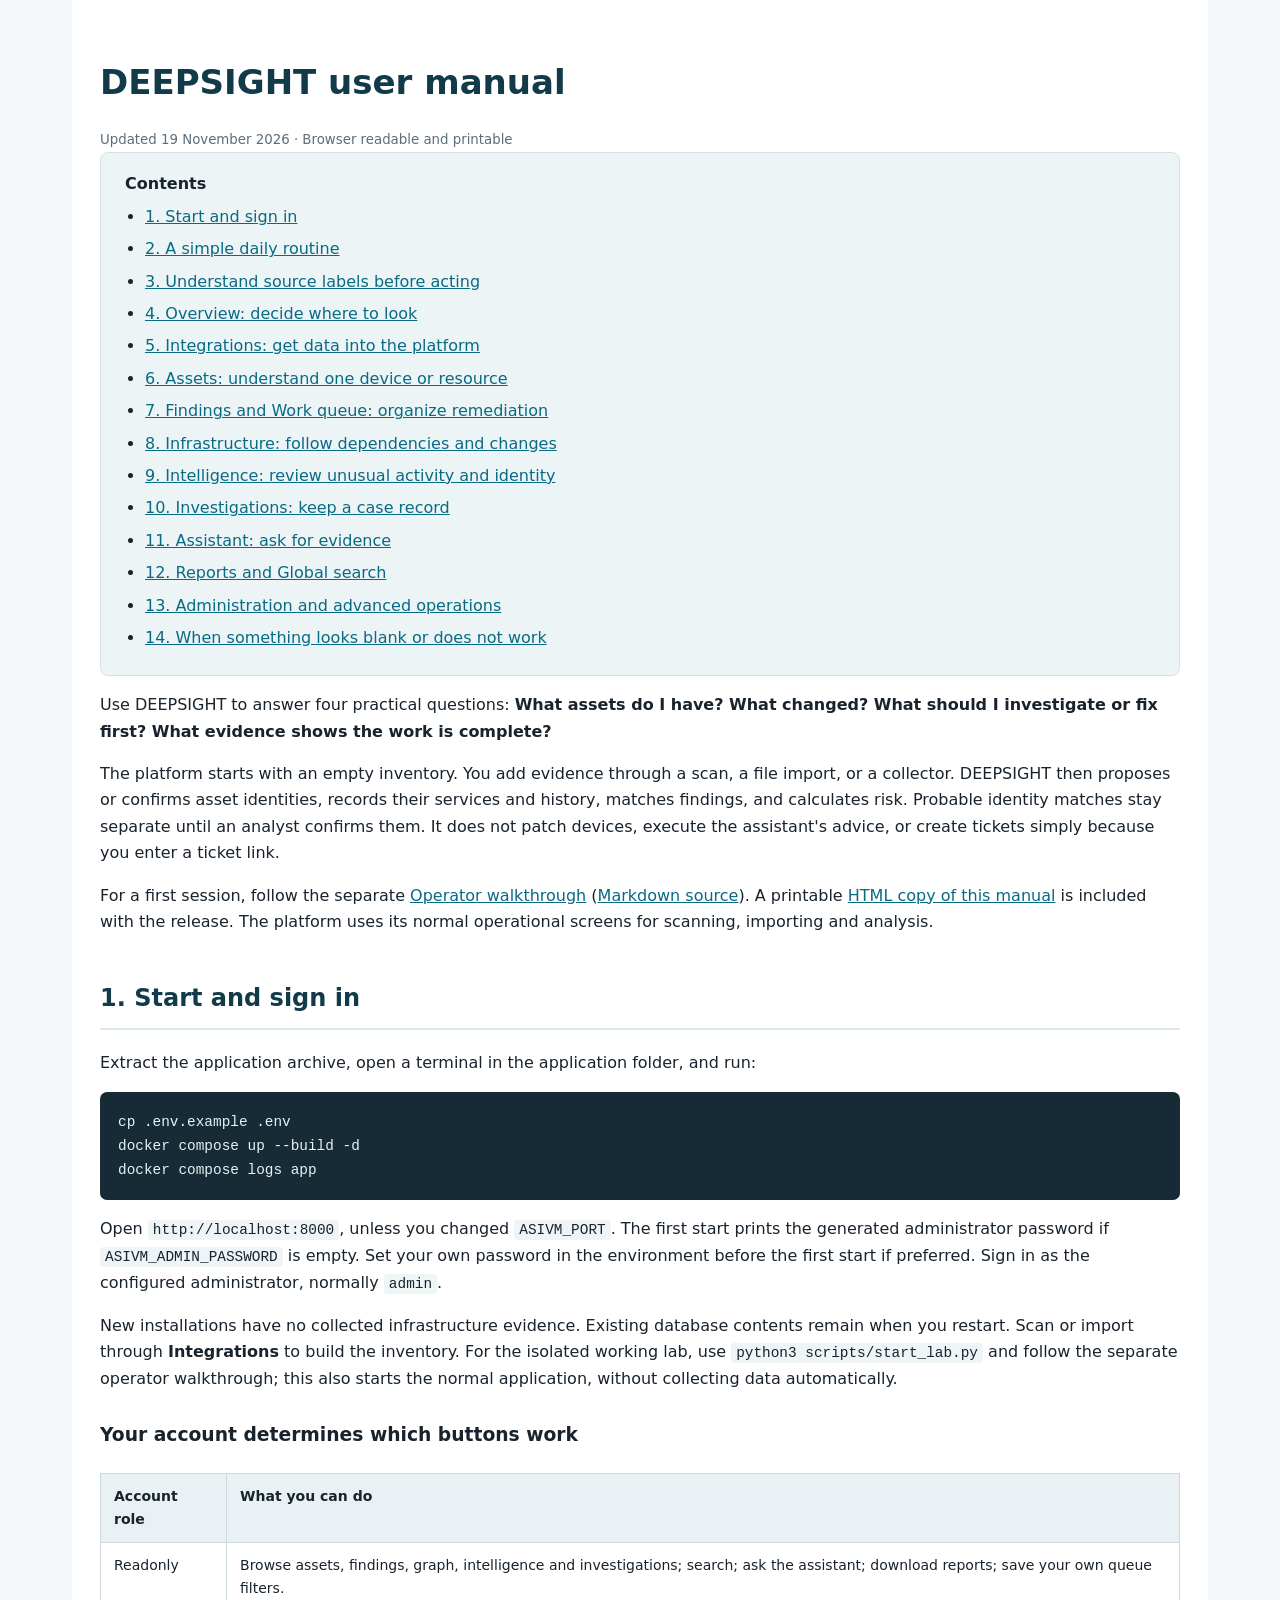
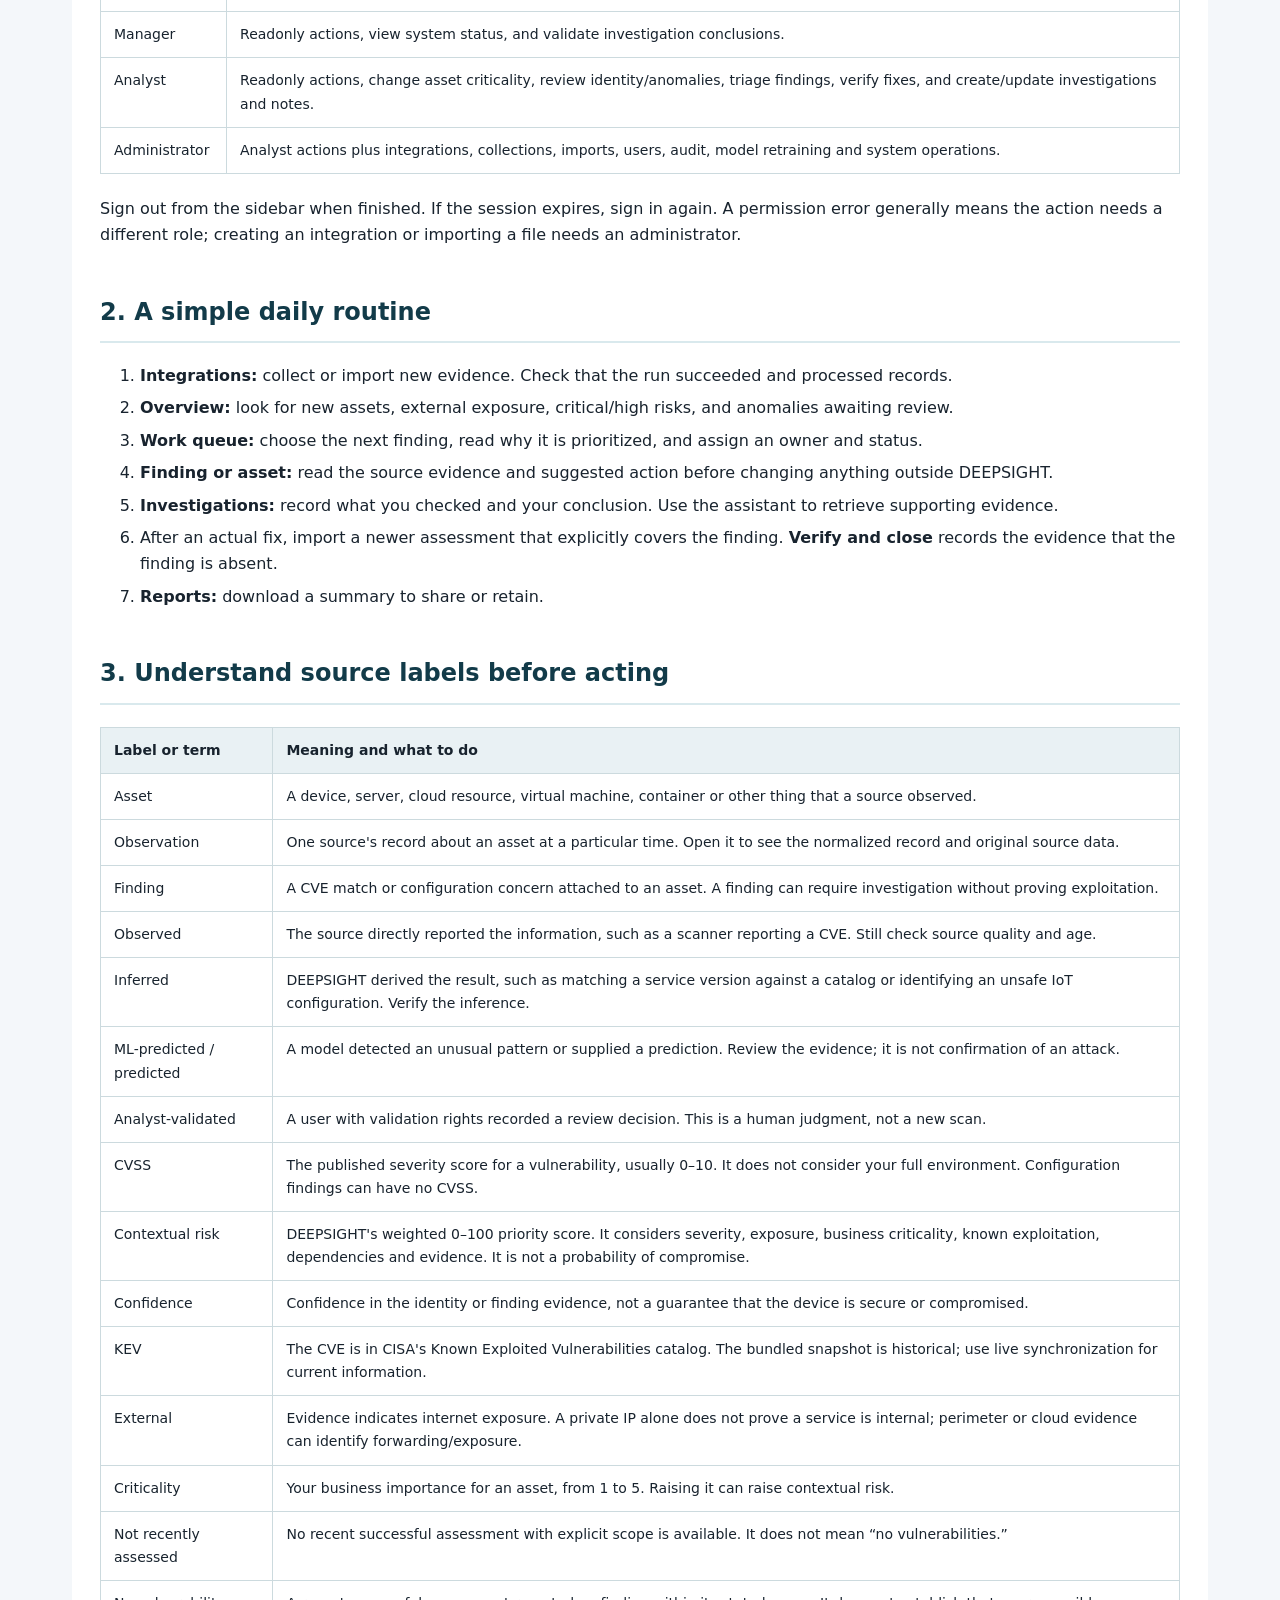
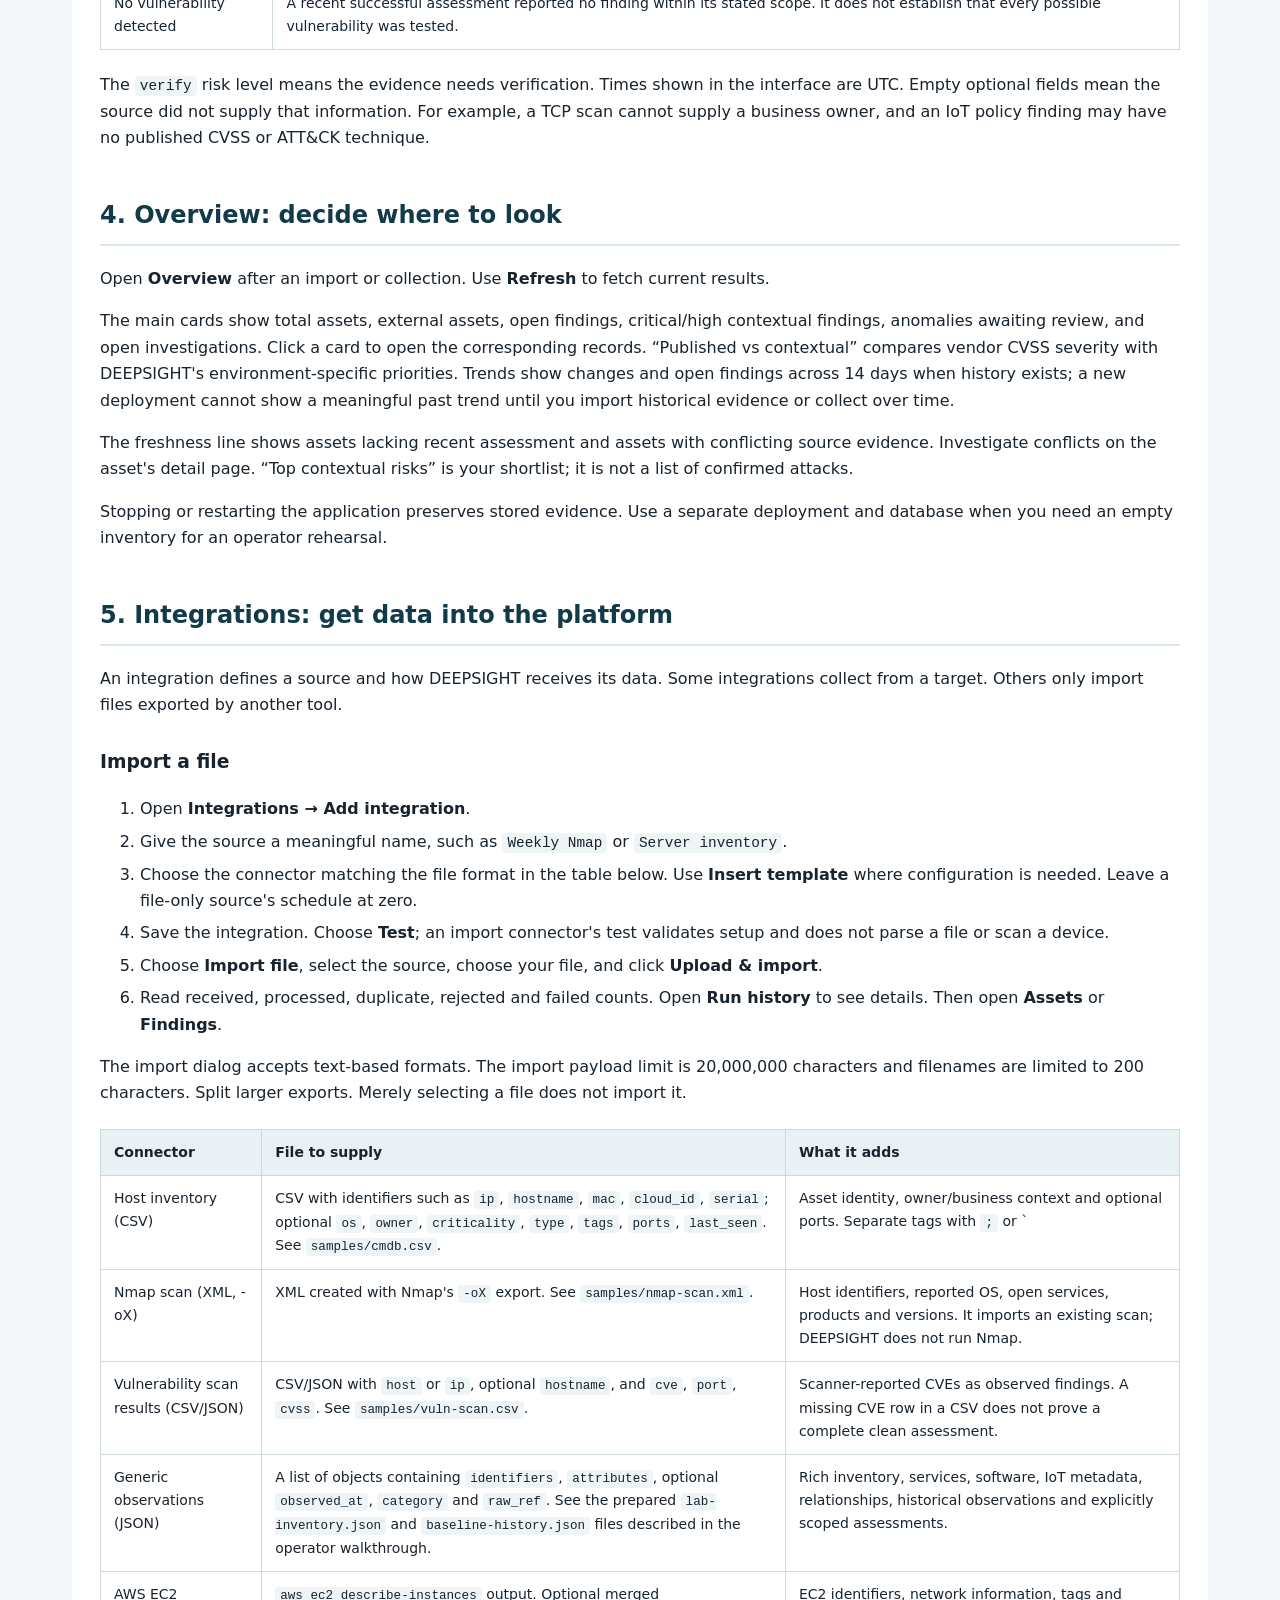
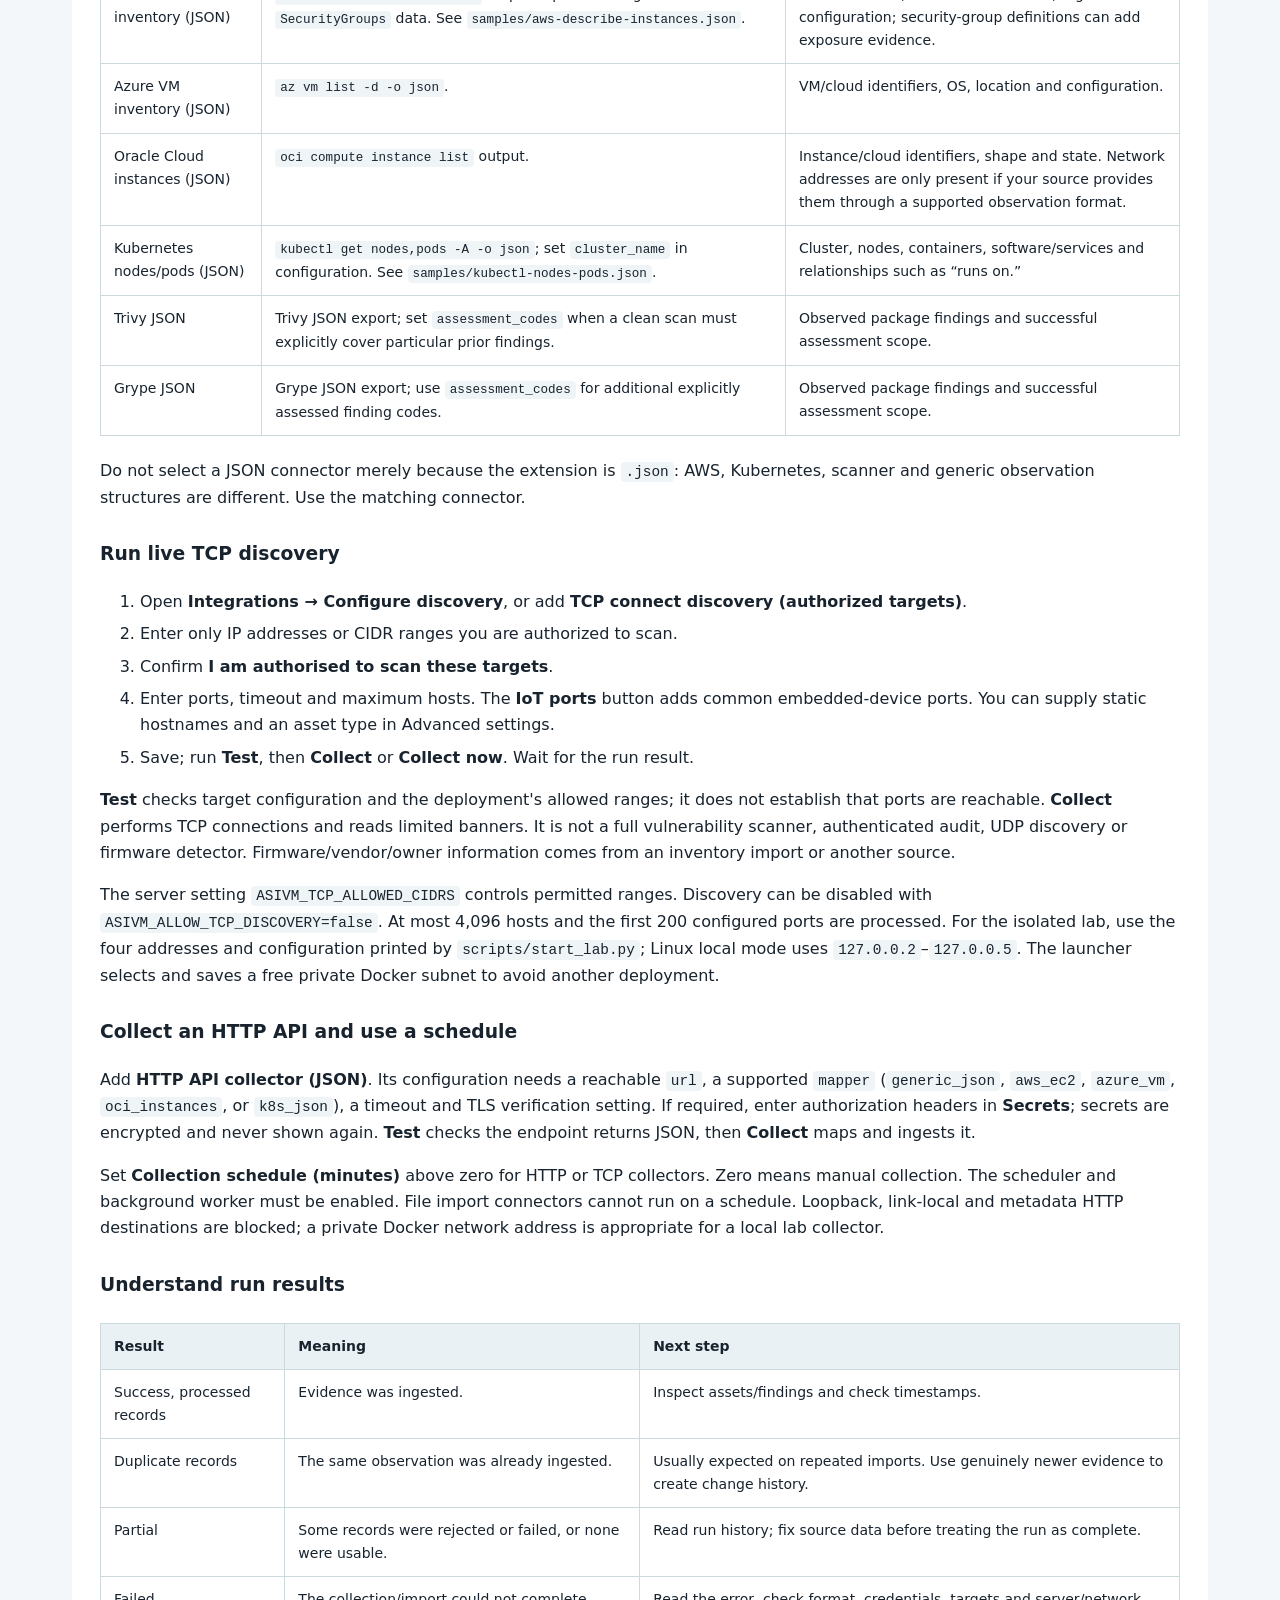
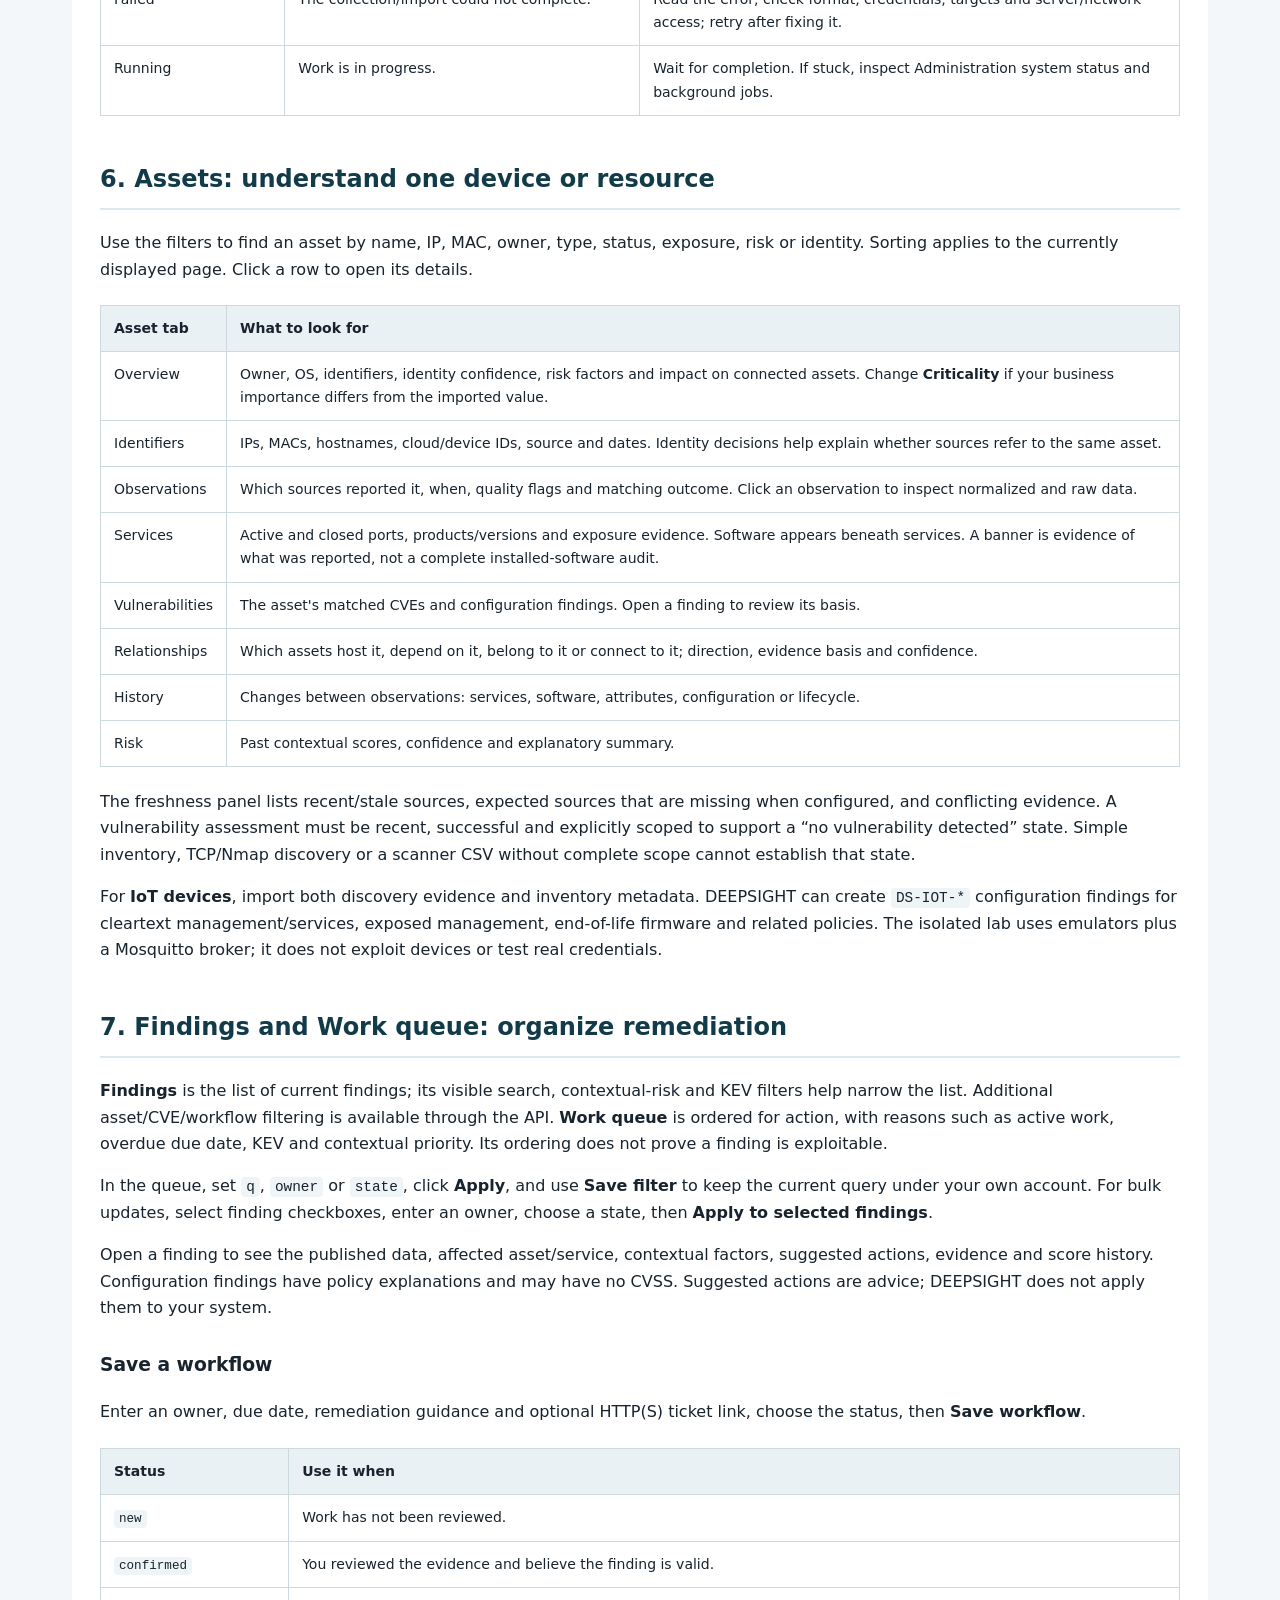
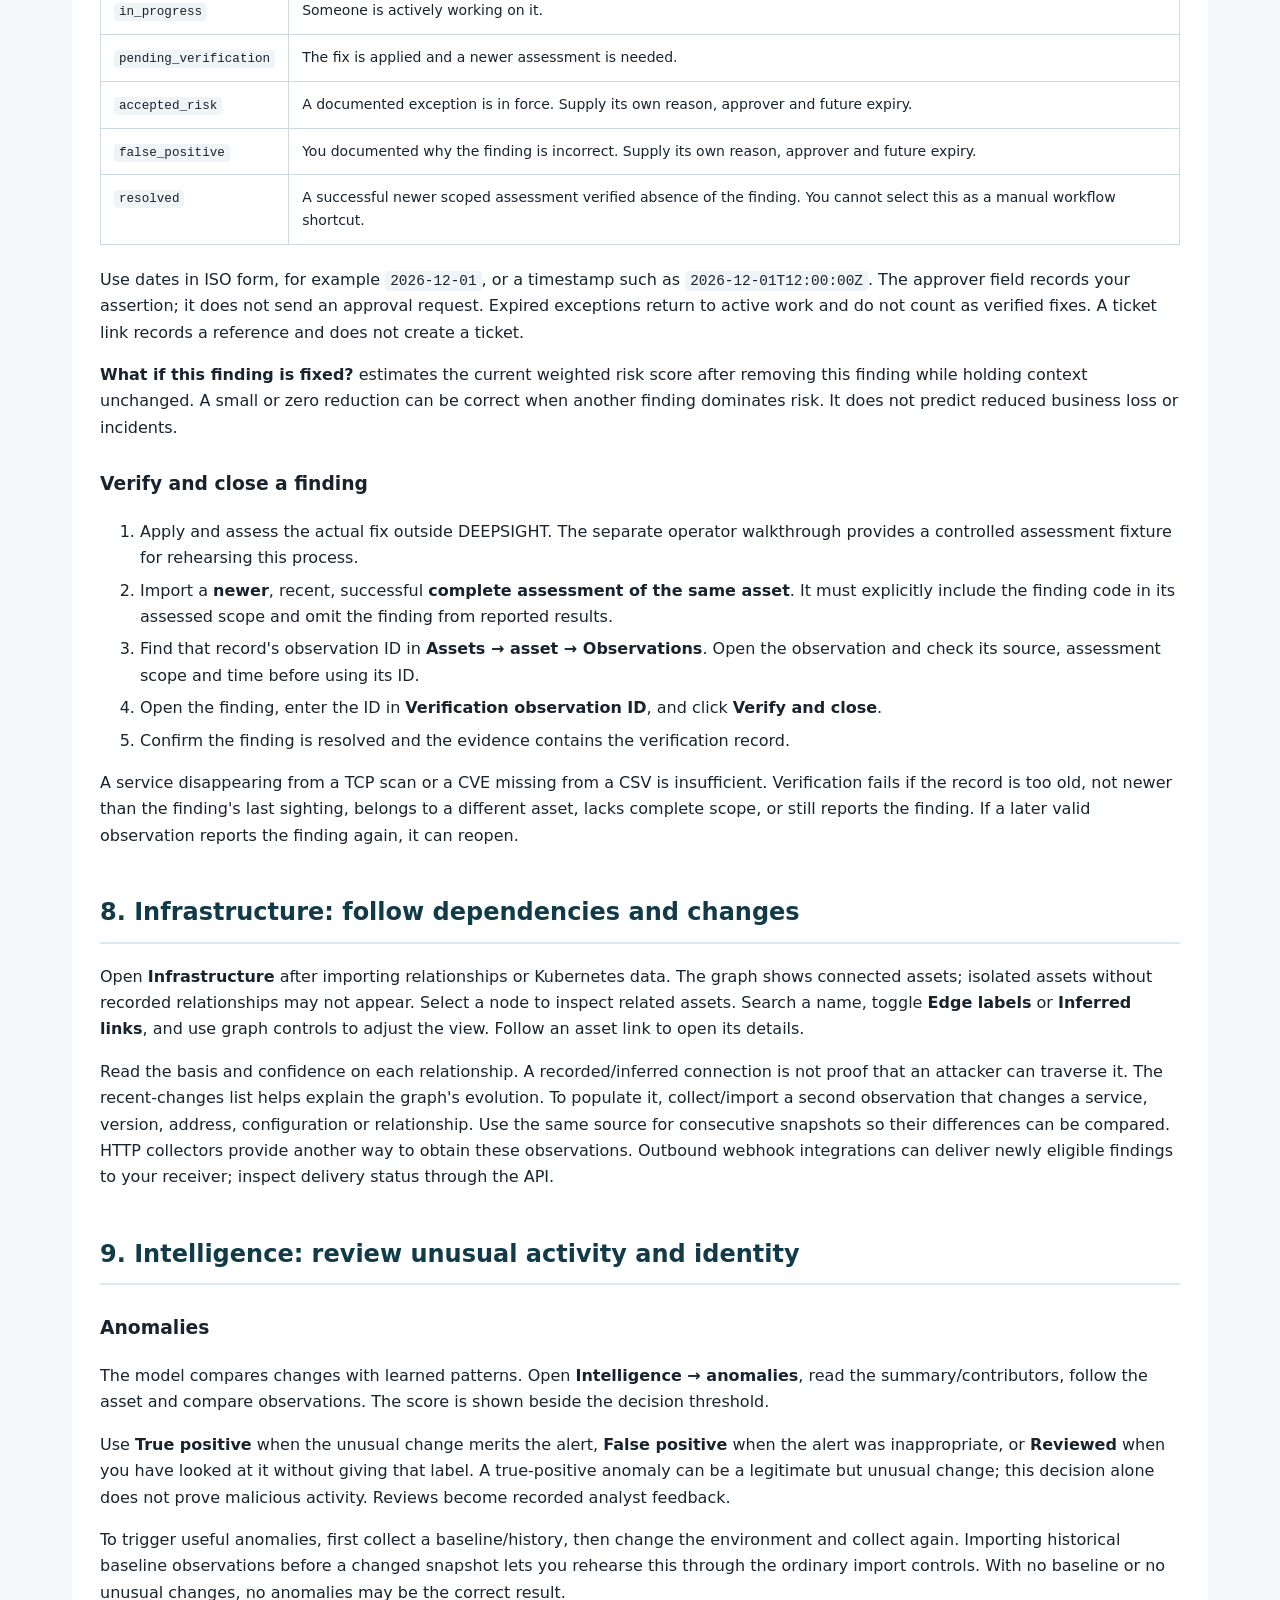
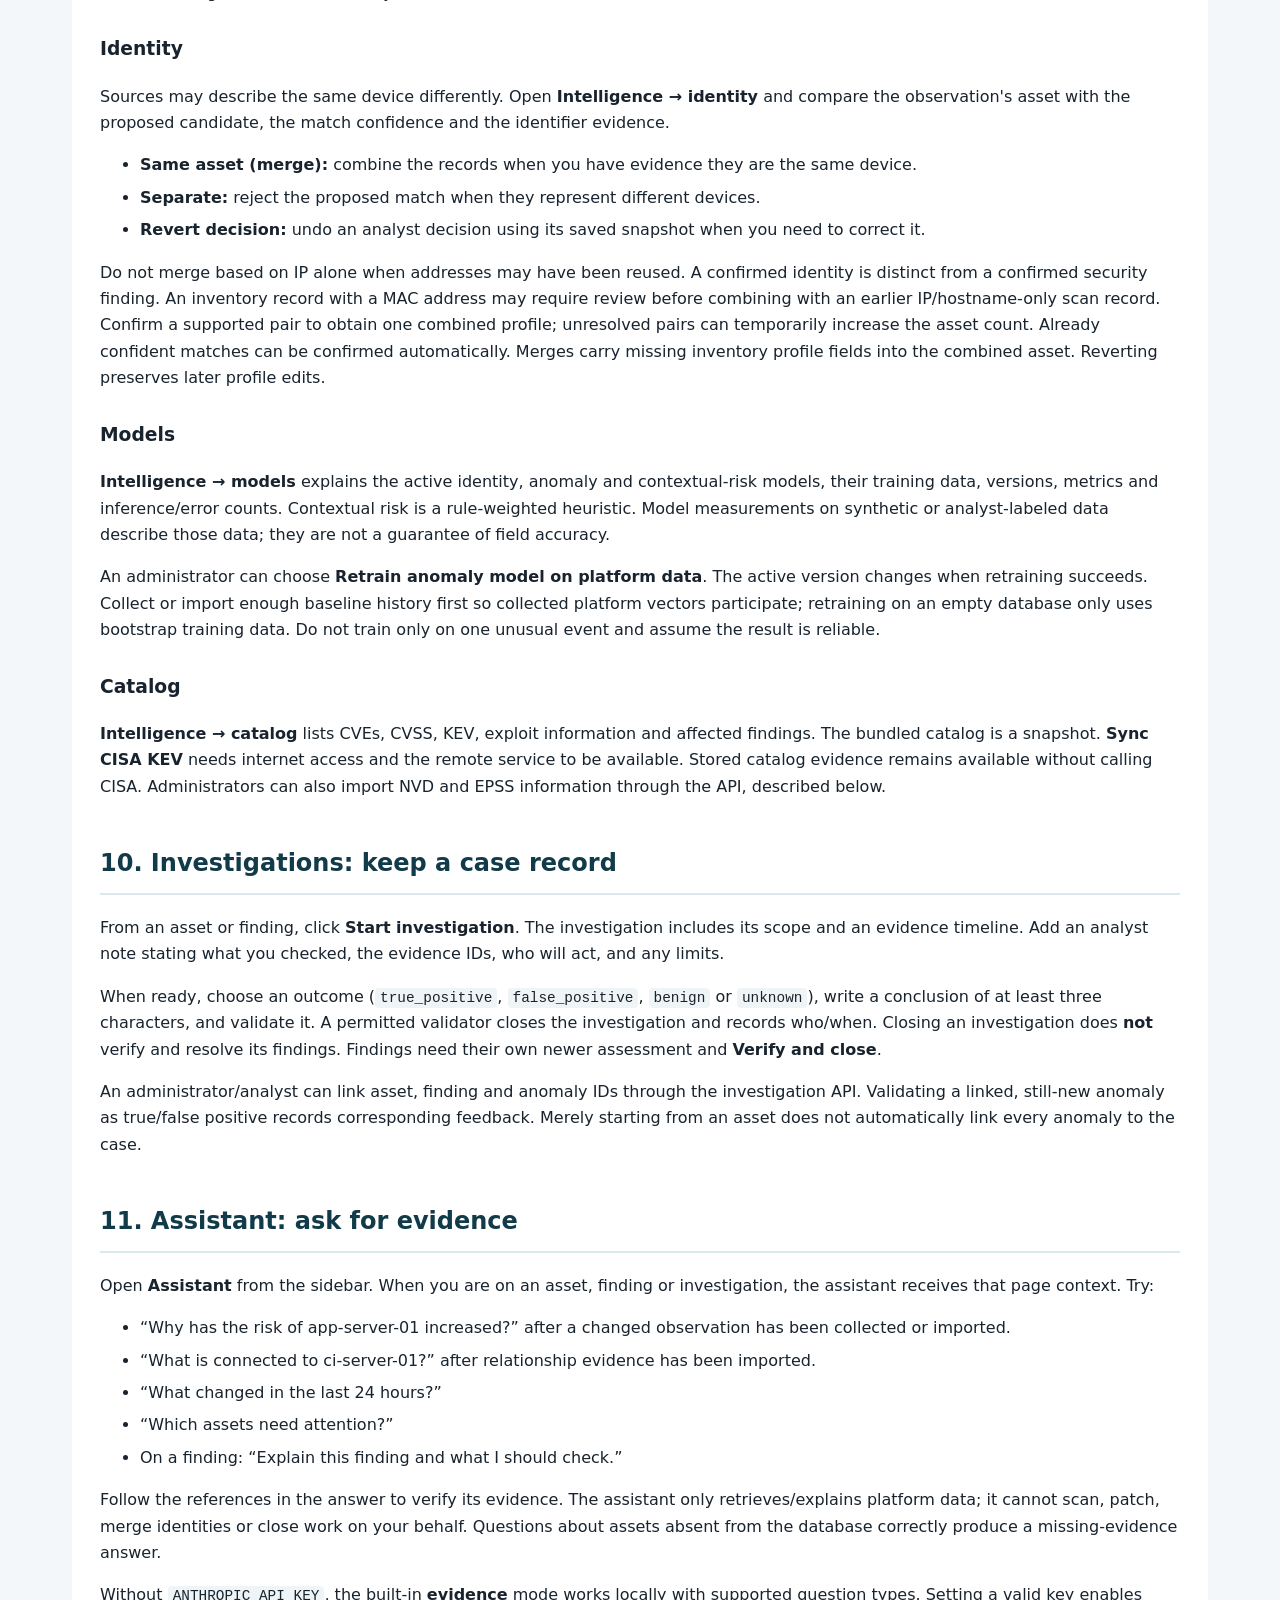
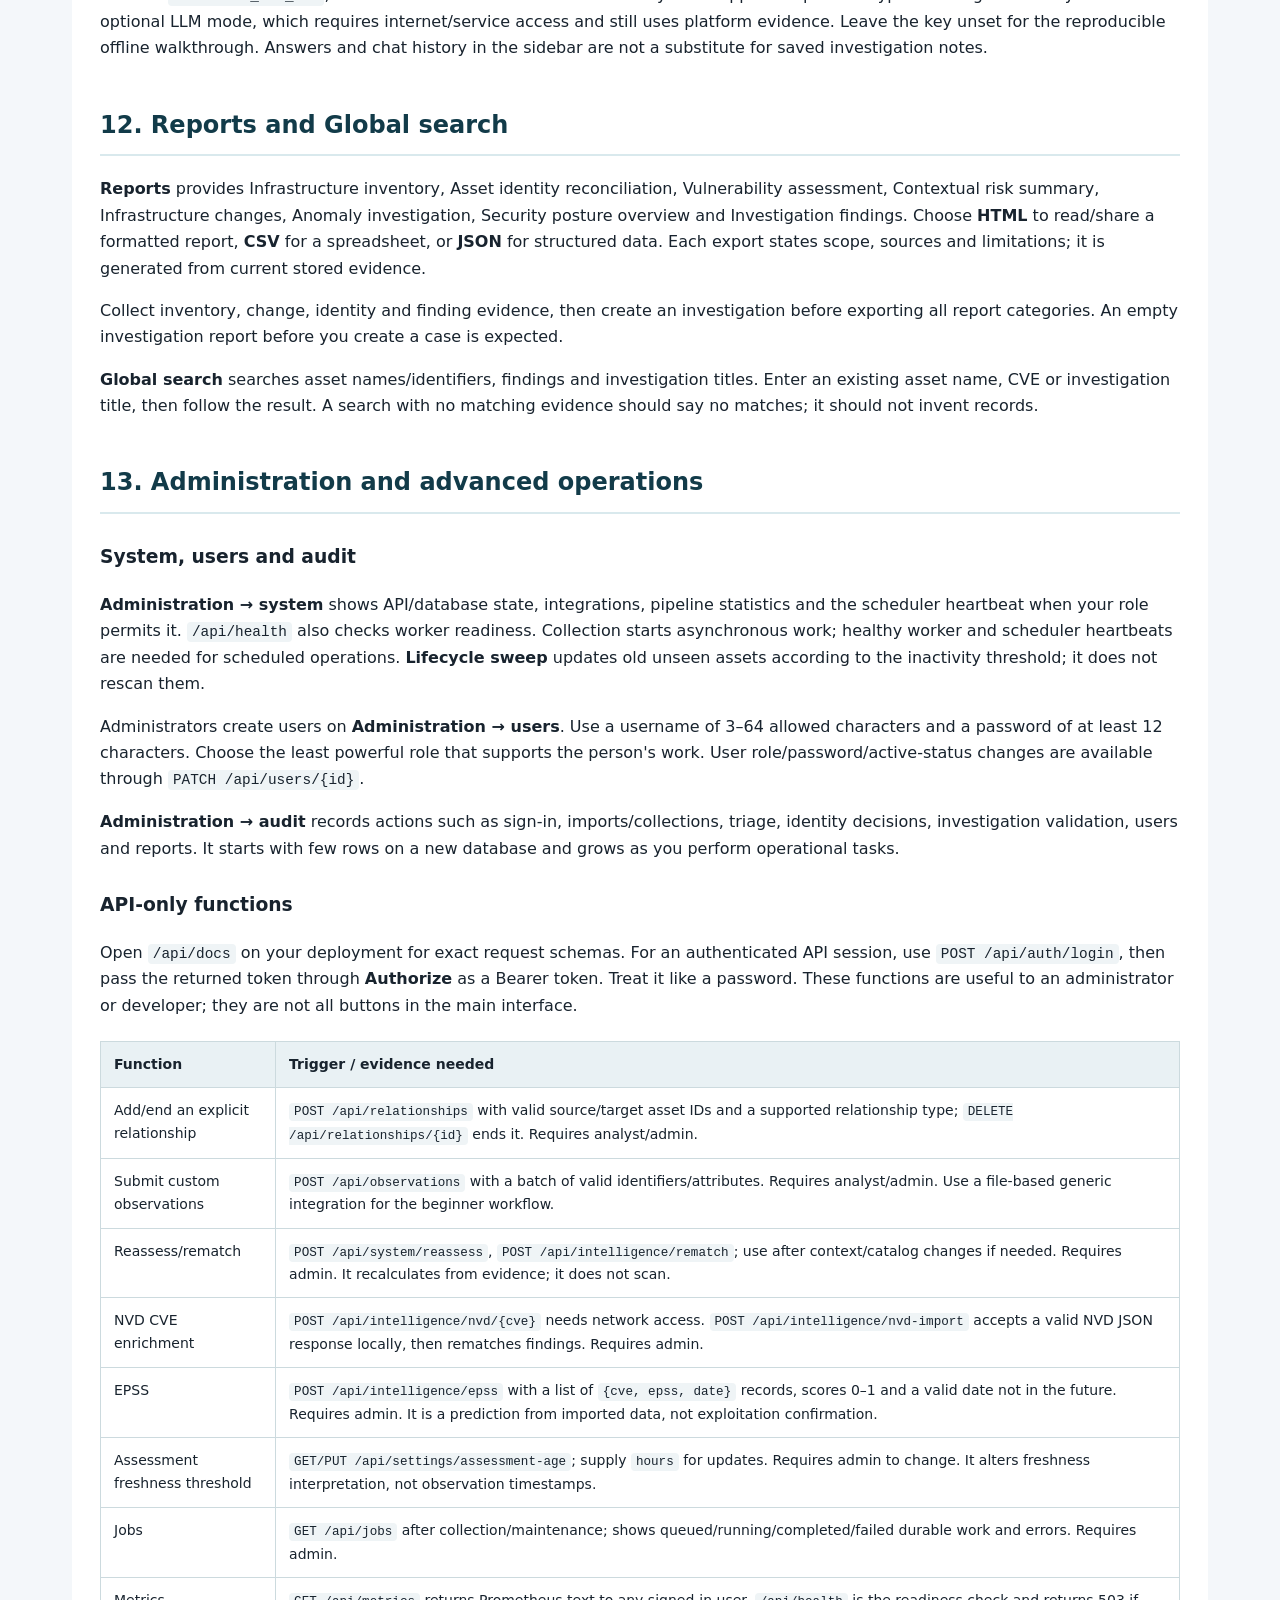
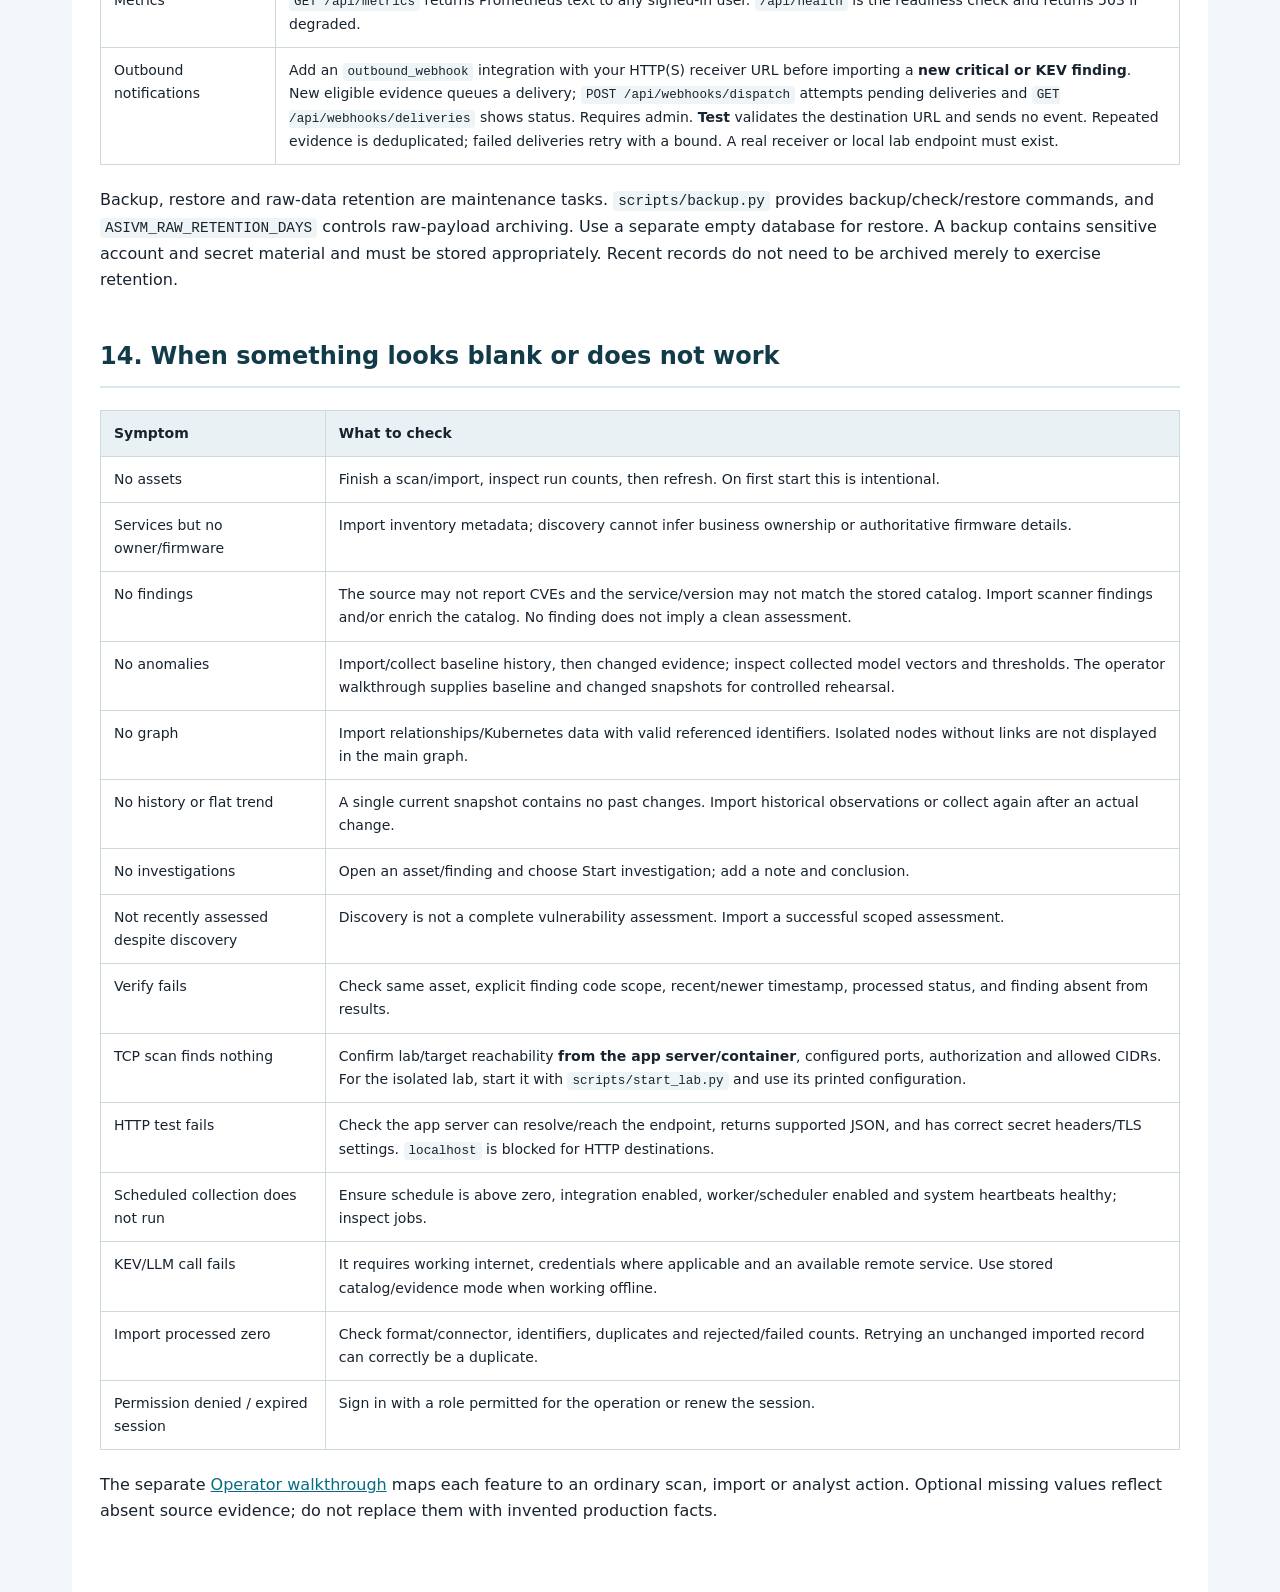
<file: docs/USER_MANUAL.html>
<!doctype html><html lang="en"><head><meta charset="utf-8"><meta name="viewport" content="width=device-width,initial-scale=1"><title>DEEPSIGHT User manual</title><style>body{margin:0;background:#f4f7fa;color:#18232e;font:16px/1.65 system-ui,Segoe UI,sans-serif}main{max-width:1080px;margin:auto;padding:38px 28px 80px;background:#fff}h1{font-size:34px;line-height:1.25;color:#123b49}h2{margin-top:44px;border-bottom:2px solid #d9e9ed;padding-bottom:9px;color:#123b49}h3{margin-top:28px}a{color:#076b84}code{background:#eff4f6;padding:2px 5px;border-radius:4px;font-size:.9em}pre{padding:18px;background:#172b37;color:#e6f2f4;overflow:auto;border-radius:7px;line-height:1.5}pre code{background:none;padding:0}table{width:100%;border-collapse:collapse;display:block;overflow-x:auto;font-size:14px;margin:22px 0}th{background:#e9f1f4;text-align:left}td,th{border:1px solid #ccdade;padding:11px 13px;vertical-align:top}li{margin:6px 0}blockquote{border-left:4px solid #0b7e91;margin:20px 0;padding:2px 20px;background:#edf7f8}nav{background:#edf4f6;border:1px solid #d3e1e5;border-radius:8px;padding:18px 24px}nav ul{margin:0;padding-left:20px}small{color:#5b6e7b}@media print{body,main{background:white}main{padding:0;font-size:11pt;max-width:none}h2,h3{break-after:avoid}pre,table{break-inside:avoid}a{color:inherit;text-decoration:none}nav{display:none}}</style></head><body><main><h1>DEEPSIGHT user manual</h1><small>Updated 19 November 2026 · Browser readable and printable</small><nav aria-label="Contents"><b>Contents</b><ul><li><a href="#1-start-and-sign-in">1. Start and sign in</a></li><li><a href="#2-a-simple-daily-routine">2. A simple daily routine</a></li><li><a href="#3-understand-source-labels-before-acting">3. Understand source labels before acting</a></li><li><a href="#4-overview-decide-where-to-look">4. Overview: decide where to look</a></li><li><a href="#5-integrations-get-data-into-the-platform">5. Integrations: get data into the platform</a></li><li><a href="#6-assets-understand-one-device-or-resource">6. Assets: understand one device or resource</a></li><li><a href="#7-findings-and-work-queue-organize-remediation">7. Findings and Work queue: organize remediation</a></li><li><a href="#8-infrastructure-follow-dependencies-and-changes">8. Infrastructure: follow dependencies and changes</a></li><li><a href="#9-intelligence-review-unusual-activity-and-identity">9. Intelligence: review unusual activity and identity</a></li><li><a href="#10-investigations-keep-a-case-record">10. Investigations: keep a case record</a></li><li><a href="#11-assistant-ask-for-evidence">11. Assistant: ask for evidence</a></li><li><a href="#12-reports-and-global-search">12. Reports and Global search</a></li><li><a href="#13-administration-and-advanced-operations">13. Administration and advanced operations</a></li><li><a href="#14-when-something-looks-blank-or-does-not-work">14. When something looks blank or does not work</a></li></ul></nav>
<p>Use DEEPSIGHT to answer four practical questions: <strong>What assets do I have? What changed? What should I investigate or fix first? What evidence shows the work is complete?</strong></p>
<p>The platform starts with an empty inventory. You add evidence through a scan, a file import, or a collector. DEEPSIGHT then proposes or confirms asset identities, records their services and history, matches findings, and calculates risk. Probable identity matches stay separate until an analyst confirms them. It does not patch devices, execute the assistant's advice, or create tickets simply because you enter a ticket link.</p>
<p>For a first session, follow the separate <a href="OPERATOR_WALKTHROUGH.html">Operator walkthrough</a> (<a href="OPERATOR_WALKTHROUGH.html">Markdown source</a>). A printable <a href="USER_MANUAL.html">HTML copy of this manual</a> is included with the release. The platform uses its normal operational screens for scanning, importing and analysis.</p>
<h2 id="1-start-and-sign-in">1. Start and sign in</h2>
<p>Extract the application archive, open a terminal in the application folder, and run:</p>
<pre><code class="language-bash">cp .env.example .env
docker compose up --build -d
docker compose logs app
</code></pre>
<p>Open <code>http://localhost:8000</code>, unless you changed <code>ASIVM_PORT</code>. The first start prints the generated administrator password if <code>ASIVM_ADMIN_PASSWORD</code> is empty. Set your own password in the environment before the first start if preferred. Sign in as the configured administrator, normally <code>admin</code>.</p>
<p>New installations have no collected infrastructure evidence. Existing database contents remain when you restart. Scan or import through <strong>Integrations</strong> to build the inventory. For the isolated working lab, use <code>python3 scripts/start_lab.py</code> and follow the separate operator walkthrough; this also starts the normal application, without collecting data automatically.</p>
<h3>Your account determines which buttons work</h3>
<table>
<thead>
<tr>
<th>Account role</th>
<th>What you can do</th>
</tr>
</thead>
<tbody>
<tr>
<td>Readonly</td>
<td>Browse assets, findings, graph, intelligence and investigations; search; ask the assistant; download reports; save your own queue filters.</td>
</tr>
<tr>
<td>Manager</td>
<td>Readonly actions, view system status, and validate investigation conclusions.</td>
</tr>
<tr>
<td>Analyst</td>
<td>Readonly actions, change asset criticality, review identity/anomalies, triage findings, verify fixes, and create/update investigations and notes.</td>
</tr>
<tr>
<td>Administrator</td>
<td>Analyst actions plus integrations, collections, imports, users, audit, model retraining and system operations.</td>
</tr>
</tbody>
</table>
<p>Sign out from the sidebar when finished. If the session expires, sign in again. A permission error generally means the action needs a different role; creating an integration or importing a file needs an administrator.</p>
<h2 id="2-a-simple-daily-routine">2. A simple daily routine</h2>
<ol>
<li><strong>Integrations:</strong> collect or import new evidence. Check that the run succeeded and processed records.</li>
<li><strong>Overview:</strong> look for new assets, external exposure, critical/high risks, and anomalies awaiting review.</li>
<li><strong>Work queue:</strong> choose the next finding, read why it is prioritized, and assign an owner and status.</li>
<li><strong>Finding or asset:</strong> read the source evidence and suggested action before changing anything outside DEEPSIGHT.</li>
<li><strong>Investigations:</strong> record what you checked and your conclusion. Use the assistant to retrieve supporting evidence.</li>
<li>After an actual fix, import a newer assessment that explicitly covers the finding. <strong>Verify and close</strong> records the evidence that the finding is absent.</li>
<li><strong>Reports:</strong> download a summary to share or retain.</li>
</ol>
<h2 id="3-understand-source-labels-before-acting">3. Understand source labels before acting</h2>
<table>
<thead>
<tr>
<th>Label or term</th>
<th>Meaning and what to do</th>
</tr>
</thead>
<tbody>
<tr>
<td>Asset</td>
<td>A device, server, cloud resource, virtual machine, container or other thing that a source observed.</td>
</tr>
<tr>
<td>Observation</td>
<td>One source's record about an asset at a particular time. Open it to see the normalized record and original source data.</td>
</tr>
<tr>
<td>Finding</td>
<td>A CVE match or configuration concern attached to an asset. A finding can require investigation without proving exploitation.</td>
</tr>
<tr>
<td>Observed</td>
<td>The source directly reported the information, such as a scanner reporting a CVE. Still check source quality and age.</td>
</tr>
<tr>
<td>Inferred</td>
<td>DEEPSIGHT derived the result, such as matching a service version against a catalog or identifying an unsafe IoT configuration. Verify the inference.</td>
</tr>
<tr>
<td>ML-predicted / predicted</td>
<td>A model detected an unusual pattern or supplied a prediction. Review the evidence; it is not confirmation of an attack.</td>
</tr>
<tr>
<td>Analyst-validated</td>
<td>A user with validation rights recorded a review decision. This is a human judgment, not a new scan.</td>
</tr>
<tr>
<td>CVSS</td>
<td>The published severity score for a vulnerability, usually 0–10. It does not consider your full environment. Configuration findings can have no CVSS.</td>
</tr>
<tr>
<td>Contextual risk</td>
<td>DEEPSIGHT's weighted 0–100 priority score. It considers severity, exposure, business criticality, known exploitation, dependencies and evidence. It is not a probability of compromise.</td>
</tr>
<tr>
<td>Confidence</td>
<td>Confidence in the identity or finding evidence, not a guarantee that the device is secure or compromised.</td>
</tr>
<tr>
<td>KEV</td>
<td>The CVE is in CISA's Known Exploited Vulnerabilities catalog. The bundled snapshot is historical; use live synchronization for current information.</td>
</tr>
<tr>
<td>External</td>
<td>Evidence indicates internet exposure. A private IP alone does not prove a service is internal; perimeter or cloud evidence can identify forwarding/exposure.</td>
</tr>
<tr>
<td>Criticality</td>
<td>Your business importance for an asset, from 1 to 5. Raising it can raise contextual risk.</td>
</tr>
<tr>
<td>Not recently assessed</td>
<td>No recent successful assessment with explicit scope is available. It does not mean “no vulnerabilities.”</td>
</tr>
<tr>
<td>No vulnerability detected</td>
<td>A recent successful assessment reported no finding within its stated scope. It does not establish that every possible vulnerability was tested.</td>
</tr>
</tbody>
</table>
<p>The <code>verify</code> risk level means the evidence needs verification. Times shown in the interface are UTC. Empty optional fields mean the source did not supply that information. For example, a TCP scan cannot supply a business owner, and an IoT policy finding may have no published CVSS or ATT&amp;CK technique.</p>
<h2 id="4-overview-decide-where-to-look">4. Overview: decide where to look</h2>
<p>Open <strong>Overview</strong> after an import or collection. Use <strong>Refresh</strong> to fetch current results.</p>
<p>The main cards show total assets, external assets, open findings, critical/high contextual findings, anomalies awaiting review, and open investigations. Click a card to open the corresponding records. “Published vs contextual” compares vendor CVSS severity with DEEPSIGHT's environment-specific priorities. Trends show changes and open findings across 14 days when history exists; a new deployment cannot show a meaningful past trend until you import historical evidence or collect over time.</p>
<p>The freshness line shows assets lacking recent assessment and assets with conflicting source evidence. Investigate conflicts on the asset's detail page. “Top contextual risks” is your shortlist; it is not a list of confirmed attacks.</p>
<p>Stopping or restarting the application preserves stored evidence. Use a separate deployment and database when you need an empty inventory for an operator rehearsal.</p>
<h2 id="5-integrations-get-data-into-the-platform">5. Integrations: get data into the platform</h2>
<p>An integration defines a source and how DEEPSIGHT receives its data. Some integrations collect from a target. Others only import files exported by another tool.</p>
<h3>Import a file</h3>
<ol>
<li>Open <strong>Integrations → Add integration</strong>.</li>
<li>Give the source a meaningful name, such as <code>Weekly Nmap</code> or <code>Server inventory</code>.</li>
<li>Choose the connector matching the file format in the table below. Use <strong>Insert template</strong> where configuration is needed. Leave a file-only source's schedule at zero.</li>
<li>Save the integration. Choose <strong>Test</strong>; an import connector's test validates setup and does not parse a file or scan a device.</li>
<li>Choose <strong>Import file</strong>, select the source, choose your file, and click <strong>Upload &amp; import</strong>.</li>
<li>Read received, processed, duplicate, rejected and failed counts. Open <strong>Run history</strong> to see details. Then open <strong>Assets</strong> or <strong>Findings</strong>.</li>
</ol>
<p>The import dialog accepts text-based formats. The import payload limit is 20,000,000 characters and filenames are limited to 200 characters. Split larger exports. Merely selecting a file does not import it.</p>
<table>
<thead>
<tr>
<th>Connector</th>
<th>File to supply</th>
<th>What it adds</th>
</tr>
</thead>
<tbody>
<tr>
<td>Host inventory (CSV)</td>
<td>CSV with identifiers such as <code>ip</code>, <code>hostname</code>, <code>mac</code>, <code>cloud_id</code>, <code>serial</code>; optional <code>os</code>, <code>owner</code>, <code>criticality</code>, <code>type</code>, <code>tags</code>, <code>ports</code>, <code>last_seen</code>. See <code>samples/cmdb.csv</code>.</td>
<td>Asset identity, owner/business context and optional ports. Separate tags with <code>;</code> or `</td>
</tr>
<tr>
<td>Nmap scan (XML, -oX)</td>
<td>XML created with Nmap's <code>-oX</code> export. See <code>samples/nmap-scan.xml</code>.</td>
<td>Host identifiers, reported OS, open services, products and versions. It imports an existing scan; DEEPSIGHT does not run Nmap.</td>
</tr>
<tr>
<td>Vulnerability scan results (CSV/JSON)</td>
<td>CSV/JSON with <code>host</code> or <code>ip</code>, optional <code>hostname</code>, and <code>cve</code>, <code>port</code>, <code>cvss</code>. See <code>samples/vuln-scan.csv</code>.</td>
<td>Scanner-reported CVEs as observed findings. A missing CVE row in a CSV does not prove a complete clean assessment.</td>
</tr>
<tr>
<td>Generic observations (JSON)</td>
<td>A list of objects containing <code>identifiers</code>, <code>attributes</code>, optional <code>observed_at</code>, <code>category</code> and <code>raw_ref</code>. See the prepared <code>lab-inventory.json</code> and <code>baseline-history.json</code> files described in the operator walkthrough.</td>
<td>Rich inventory, services, software, IoT metadata, relationships, historical observations and explicitly scoped assessments.</td>
</tr>
<tr>
<td>AWS EC2 inventory (JSON)</td>
<td><code>aws ec2 describe-instances</code> output. Optional merged <code>SecurityGroups</code> data. See <code>samples/aws-describe-instances.json</code>.</td>
<td>EC2 identifiers, network information, tags and configuration; security-group definitions can add exposure evidence.</td>
</tr>
<tr>
<td>Azure VM inventory (JSON)</td>
<td><code>az vm list -d -o json</code>.</td>
<td>VM/cloud identifiers, OS, location and configuration.</td>
</tr>
<tr>
<td>Oracle Cloud instances (JSON)</td>
<td><code>oci compute instance list</code> output.</td>
<td>Instance/cloud identifiers, shape and state. Network addresses are only present if your source provides them through a supported observation format.</td>
</tr>
<tr>
<td>Kubernetes nodes/pods (JSON)</td>
<td><code>kubectl get nodes,pods -A -o json</code>; set <code>cluster_name</code> in configuration. See <code>samples/kubectl-nodes-pods.json</code>.</td>
<td>Cluster, nodes, containers, software/services and relationships such as “runs on.”</td>
</tr>
<tr>
<td>Trivy JSON</td>
<td>Trivy JSON export; set <code>assessment_codes</code> when a clean scan must explicitly cover particular prior findings.</td>
<td>Observed package findings and successful assessment scope.</td>
</tr>
<tr>
<td>Grype JSON</td>
<td>Grype JSON export; use <code>assessment_codes</code> for additional explicitly assessed finding codes.</td>
<td>Observed package findings and successful assessment scope.</td>
</tr>
</tbody>
</table>
<p>Do not select a JSON connector merely because the extension is <code>.json</code>: AWS, Kubernetes, scanner and generic observation structures are different. Use the matching connector.</p>
<h3>Run live TCP discovery</h3>
<ol>
<li>Open <strong>Integrations → Configure discovery</strong>, or add <strong>TCP connect discovery (authorized targets)</strong>.</li>
<li>Enter only IP addresses or CIDR ranges you are authorized to scan.</li>
<li>Confirm <strong>I am authorised to scan these targets</strong>.</li>
<li>Enter ports, timeout and maximum hosts. The <strong>IoT ports</strong> button adds common embedded-device ports. You can supply static hostnames and an asset type in Advanced settings.</li>
<li>Save; run <strong>Test</strong>, then <strong>Collect</strong> or <strong>Collect now</strong>. Wait for the run result.</li>
</ol>
<p><strong>Test</strong> checks target configuration and the deployment's allowed ranges; it does not establish that ports are reachable. <strong>Collect</strong> performs TCP connections and reads limited banners. It is not a full vulnerability scanner, authenticated audit, UDP discovery or firmware detector. Firmware/vendor/owner information comes from an inventory import or another source.</p>
<p>The server setting <code>ASIVM_TCP_ALLOWED_CIDRS</code> controls permitted ranges. Discovery can be disabled with <code>ASIVM_ALLOW_TCP_DISCOVERY=false</code>. At most 4,096 hosts and the first 200 configured ports are processed. For the isolated lab, use the four addresses and configuration printed by <code>scripts/start_lab.py</code>; Linux local mode uses <code>127.0.0.2</code>–<code>127.0.0.5</code>. The launcher selects and saves a free private Docker subnet to avoid another deployment.</p>
<h3>Collect an HTTP API and use a schedule</h3>
<p>Add <strong>HTTP API collector (JSON)</strong>. Its configuration needs a reachable <code>url</code>, a supported <code>mapper</code> (<code>generic_json</code>, <code>aws_ec2</code>, <code>azure_vm</code>, <code>oci_instances</code>, or <code>k8s_json</code>), a timeout and TLS verification setting. If required, enter authorization headers in <strong>Secrets</strong>; secrets are encrypted and never shown again. <strong>Test</strong> checks the endpoint returns JSON, then <strong>Collect</strong> maps and ingests it.</p>
<p>Set <strong>Collection schedule (minutes)</strong> above zero for HTTP or TCP collectors. Zero means manual collection. The scheduler and background worker must be enabled. File import connectors cannot run on a schedule. Loopback, link-local and metadata HTTP destinations are blocked; a private Docker network address is appropriate for a local lab collector.</p>
<h3>Understand run results</h3>
<table>
<thead>
<tr>
<th>Result</th>
<th>Meaning</th>
<th>Next step</th>
</tr>
</thead>
<tbody>
<tr>
<td>Success, processed records</td>
<td>Evidence was ingested.</td>
<td>Inspect assets/findings and check timestamps.</td>
</tr>
<tr>
<td>Duplicate records</td>
<td>The same observation was already ingested.</td>
<td>Usually expected on repeated imports. Use genuinely newer evidence to create change history.</td>
</tr>
<tr>
<td>Partial</td>
<td>Some records were rejected or failed, or none were usable.</td>
<td>Read run history; fix source data before treating the run as complete.</td>
</tr>
<tr>
<td>Failed</td>
<td>The collection/import could not complete.</td>
<td>Read the error, check format, credentials, targets and server/network access; retry after fixing it.</td>
</tr>
<tr>
<td>Running</td>
<td>Work is in progress.</td>
<td>Wait for completion. If stuck, inspect Administration system status and background jobs.</td>
</tr>
</tbody>
</table>
<h2 id="6-assets-understand-one-device-or-resource">6. Assets: understand one device or resource</h2>
<p>Use the filters to find an asset by name, IP, MAC, owner, type, status, exposure, risk or identity. Sorting applies to the currently displayed page. Click a row to open its details.</p>
<table>
<thead>
<tr>
<th>Asset tab</th>
<th>What to look for</th>
</tr>
</thead>
<tbody>
<tr>
<td>Overview</td>
<td>Owner, OS, identifiers, identity confidence, risk factors and impact on connected assets. Change <strong>Criticality</strong> if your business importance differs from the imported value.</td>
</tr>
<tr>
<td>Identifiers</td>
<td>IPs, MACs, hostnames, cloud/device IDs, source and dates. Identity decisions help explain whether sources refer to the same asset.</td>
</tr>
<tr>
<td>Observations</td>
<td>Which sources reported it, when, quality flags and matching outcome. Click an observation to inspect normalized and raw data.</td>
</tr>
<tr>
<td>Services</td>
<td>Active and closed ports, products/versions and exposure evidence. Software appears beneath services. A banner is evidence of what was reported, not a complete installed-software audit.</td>
</tr>
<tr>
<td>Vulnerabilities</td>
<td>The asset's matched CVEs and configuration findings. Open a finding to review its basis.</td>
</tr>
<tr>
<td>Relationships</td>
<td>Which assets host it, depend on it, belong to it or connect to it; direction, evidence basis and confidence.</td>
</tr>
<tr>
<td>History</td>
<td>Changes between observations: services, software, attributes, configuration or lifecycle.</td>
</tr>
<tr>
<td>Risk</td>
<td>Past contextual scores, confidence and explanatory summary.</td>
</tr>
</tbody>
</table>
<p>The freshness panel lists recent/stale sources, expected sources that are missing when configured, and conflicting evidence. A vulnerability assessment must be recent, successful and explicitly scoped to support a “no vulnerability detected” state. Simple inventory, TCP/Nmap discovery or a scanner CSV without complete scope cannot establish that state.</p>
<p>For <strong>IoT devices</strong>, import both discovery evidence and inventory metadata. DEEPSIGHT can create <code>DS-IOT-*</code> configuration findings for cleartext management/services, exposed management, end-of-life firmware and related policies. The isolated lab uses emulators plus a Mosquitto broker; it does not exploit devices or test real credentials.</p>
<h2 id="7-findings-and-work-queue-organize-remediation">7. Findings and Work queue: organize remediation</h2>
<p><strong>Findings</strong> is the list of current findings; its visible search, contextual-risk and KEV filters help narrow the list. Additional asset/CVE/workflow filtering is available through the API. <strong>Work queue</strong> is ordered for action, with reasons such as active work, overdue due date, KEV and contextual priority. Its ordering does not prove a finding is exploitable.</p>
<p>In the queue, set <code>q</code>, <code>owner</code> or <code>state</code>, click <strong>Apply</strong>, and use <strong>Save filter</strong> to keep the current query under your own account. For bulk updates, select finding checkboxes, enter an owner, choose a state, then <strong>Apply to selected findings</strong>.</p>
<p>Open a finding to see the published data, affected asset/service, contextual factors, suggested actions, evidence and score history. Configuration findings have policy explanations and may have no CVSS. Suggested actions are advice; DEEPSIGHT does not apply them to your system.</p>
<h3>Save a workflow</h3>
<p>Enter an owner, due date, remediation guidance and optional HTTP(S) ticket link, choose the status, then <strong>Save workflow</strong>.</p>
<table>
<thead>
<tr>
<th>Status</th>
<th>Use it when</th>
</tr>
</thead>
<tbody>
<tr>
<td><code>new</code></td>
<td>Work has not been reviewed.</td>
</tr>
<tr>
<td><code>confirmed</code></td>
<td>You reviewed the evidence and believe the finding is valid.</td>
</tr>
<tr>
<td><code>in_progress</code></td>
<td>Someone is actively working on it.</td>
</tr>
<tr>
<td><code>pending_verification</code></td>
<td>The fix is applied and a newer assessment is needed.</td>
</tr>
<tr>
<td><code>accepted_risk</code></td>
<td>A documented exception is in force. Supply its own reason, approver and future expiry.</td>
</tr>
<tr>
<td><code>false_positive</code></td>
<td>You documented why the finding is incorrect. Supply its own reason, approver and future expiry.</td>
</tr>
<tr>
<td><code>resolved</code></td>
<td>A successful newer scoped assessment verified absence of the finding. You cannot select this as a manual workflow shortcut.</td>
</tr>
</tbody>
</table>
<p>Use dates in ISO form, for example <code>2026-12-01</code>, or a timestamp such as <code>2026-12-01T12:00:00Z</code>. The approver field records your assertion; it does not send an approval request. Expired exceptions return to active work and do not count as verified fixes. A ticket link records a reference and does not create a ticket.</p>
<p><strong>What if this finding is fixed?</strong> estimates the current weighted risk score after removing this finding while holding context unchanged. A small or zero reduction can be correct when another finding dominates risk. It does not predict reduced business loss or incidents.</p>
<h3>Verify and close a finding</h3>
<ol>
<li>Apply and assess the actual fix outside DEEPSIGHT. The separate operator walkthrough provides a controlled assessment fixture for rehearsing this process.</li>
<li>Import a <strong>newer</strong>, recent, successful <strong>complete assessment of the same asset</strong>. It must explicitly include the finding code in its assessed scope and omit the finding from reported results.</li>
<li>Find that record's observation ID in <strong>Assets → asset → Observations</strong>. Open the observation and check its source, assessment scope and time before using its ID.</li>
<li>Open the finding, enter the ID in <strong>Verification observation ID</strong>, and click <strong>Verify and close</strong>.</li>
<li>Confirm the finding is resolved and the evidence contains the verification record.</li>
</ol>
<p>A service disappearing from a TCP scan or a CVE missing from a CSV is insufficient. Verification fails if the record is too old, not newer than the finding's last sighting, belongs to a different asset, lacks complete scope, or still reports the finding. If a later valid observation reports the finding again, it can reopen.</p>
<h2 id="8-infrastructure-follow-dependencies-and-changes">8. Infrastructure: follow dependencies and changes</h2>
<p>Open <strong>Infrastructure</strong> after importing relationships or Kubernetes data. The graph shows connected assets; isolated assets without recorded relationships may not appear. Select a node to inspect related assets. Search a name, toggle <strong>Edge labels</strong> or <strong>Inferred links</strong>, and use graph controls to adjust the view. Follow an asset link to open its details.</p>
<p>Read the basis and confidence on each relationship. A recorded/inferred connection is not proof that an attacker can traverse it. The recent-changes list helps explain the graph's evolution. To populate it, collect/import a second observation that changes a service, version, address, configuration or relationship. Use the same source for consecutive snapshots so their differences can be compared. HTTP collectors provide another way to obtain these observations. Outbound webhook integrations can deliver newly eligible findings to your receiver; inspect delivery status through the API.</p>
<h2 id="9-intelligence-review-unusual-activity-and-identity">9. Intelligence: review unusual activity and identity</h2>
<h3>Anomalies</h3>
<p>The model compares changes with learned patterns. Open <strong>Intelligence → anomalies</strong>, read the summary/contributors, follow the asset and compare observations. The score is shown beside the decision threshold.</p>
<p>Use <strong>True positive</strong> when the unusual change merits the alert, <strong>False positive</strong> when the alert was inappropriate, or <strong>Reviewed</strong> when you have looked at it without giving that label. A true-positive anomaly can be a legitimate but unusual change; this decision alone does not prove malicious activity. Reviews become recorded analyst feedback.</p>
<p>To trigger useful anomalies, first collect a baseline/history, then change the environment and collect again. Importing historical baseline observations before a changed snapshot lets you rehearse this through the ordinary import controls. With no baseline or no unusual changes, no anomalies may be the correct result.</p>
<h3>Identity</h3>
<p>Sources may describe the same device differently. Open <strong>Intelligence → identity</strong> and compare the observation's asset with the proposed candidate, the match confidence and the identifier evidence.</p>
<ul>
<li><strong>Same asset (merge):</strong> combine the records when you have evidence they are the same device.</li>
<li><strong>Separate:</strong> reject the proposed match when they represent different devices.</li>
<li><strong>Revert decision:</strong> undo an analyst decision using its saved snapshot when you need to correct it.</li>
</ul>
<p>Do not merge based on IP alone when addresses may have been reused. A confirmed identity is distinct from a confirmed security finding. An inventory record with a MAC address may require review before combining with an earlier IP/hostname-only scan record. Confirm a supported pair to obtain one combined profile; unresolved pairs can temporarily increase the asset count. Already confident matches can be confirmed automatically. Merges carry missing inventory profile fields into the combined asset. Reverting preserves later profile edits.</p>
<h3>Models</h3>
<p><strong>Intelligence → models</strong> explains the active identity, anomaly and contextual-risk models, their training data, versions, metrics and inference/error counts. Contextual risk is a rule-weighted heuristic. Model measurements on synthetic or analyst-labeled data describe those data; they are not a guarantee of field accuracy.</p>
<p>An administrator can choose <strong>Retrain anomaly model on platform data</strong>. The active version changes when retraining succeeds. Collect or import enough baseline history first so collected platform vectors participate; retraining on an empty database only uses bootstrap training data. Do not train only on one unusual event and assume the result is reliable.</p>
<h3>Catalog</h3>
<p><strong>Intelligence → catalog</strong> lists CVEs, CVSS, KEV, exploit information and affected findings. The bundled catalog is a snapshot. <strong>Sync CISA KEV</strong> needs internet access and the remote service to be available. Stored catalog evidence remains available without calling CISA. Administrators can also import NVD and EPSS information through the API, described below.</p>
<h2 id="10-investigations-keep-a-case-record">10. Investigations: keep a case record</h2>
<p>From an asset or finding, click <strong>Start investigation</strong>. The investigation includes its scope and an evidence timeline. Add an analyst note stating what you checked, the evidence IDs, who will act, and any limits.</p>
<p>When ready, choose an outcome (<code>true_positive</code>, <code>false_positive</code>, <code>benign</code> or <code>unknown</code>), write a conclusion of at least three characters, and validate it. A permitted validator closes the investigation and records who/when. Closing an investigation does <strong>not</strong> verify and resolve its findings. Findings need their own newer assessment and <strong>Verify and close</strong>.</p>
<p>An administrator/analyst can link asset, finding and anomaly IDs through the investigation API. Validating a linked, still-new anomaly as true/false positive records corresponding feedback. Merely starting from an asset does not automatically link every anomaly to the case.</p>
<h2 id="11-assistant-ask-for-evidence">11. Assistant: ask for evidence</h2>
<p>Open <strong>Assistant</strong> from the sidebar. When you are on an asset, finding or investigation, the assistant receives that page context. Try:</p>
<ul>
<li>“Why has the risk of app-server-01 increased?” after a changed observation has been collected or imported.</li>
<li>“What is connected to ci-server-01?” after relationship evidence has been imported.</li>
<li>“What changed in the last 24 hours?”</li>
<li>“Which assets need attention?”</li>
<li>On a finding: “Explain this finding and what I should check.”</li>
</ul>
<p>Follow the references in the answer to verify its evidence. The assistant only retrieves/explains platform data; it cannot scan, patch, merge identities or close work on your behalf. Questions about assets absent from the database correctly produce a missing-evidence answer.</p>
<p>Without <code>ANTHROPIC_API_KEY</code>, the built-in <strong>evidence</strong> mode works locally with supported question types. Setting a valid key enables optional LLM mode, which requires internet/service access and still uses platform evidence. Leave the key unset for the reproducible offline walkthrough. Answers and chat history in the sidebar are not a substitute for saved investigation notes.</p>
<h2 id="12-reports-and-global-search">12. Reports and Global search</h2>
<p><strong>Reports</strong> provides Infrastructure inventory, Asset identity reconciliation, Vulnerability assessment, Contextual risk summary, Infrastructure changes, Anomaly investigation, Security posture overview and Investigation findings. Choose <strong>HTML</strong> to read/share a formatted report, <strong>CSV</strong> for a spreadsheet, or <strong>JSON</strong> for structured data. Each export states scope, sources and limitations; it is generated from current stored evidence.</p>
<p>Collect inventory, change, identity and finding evidence, then create an investigation before exporting all report categories. An empty investigation report before you create a case is expected.</p>
<p><strong>Global search</strong> searches asset names/identifiers, findings and investigation titles. Enter an existing asset name, CVE or investigation title, then follow the result. A search with no matching evidence should say no matches; it should not invent records.</p>
<h2 id="13-administration-and-advanced-operations">13. Administration and advanced operations</h2>
<h3>System, users and audit</h3>
<p><strong>Administration → system</strong> shows API/database state, integrations, pipeline statistics and the scheduler heartbeat when your role permits it. <code>/api/health</code> also checks worker readiness. Collection starts asynchronous work; healthy worker and scheduler heartbeats are needed for scheduled operations. <strong>Lifecycle sweep</strong> updates old unseen assets according to the inactivity threshold; it does not rescan them.</p>
<p>Administrators create users on <strong>Administration → users</strong>. Use a username of 3–64 allowed characters and a password of at least 12 characters. Choose the least powerful role that supports the person's work. User role/password/active-status changes are available through <code>PATCH /api/users/{id}</code>.</p>
<p><strong>Administration → audit</strong> records actions such as sign-in, imports/collections, triage, identity decisions, investigation validation, users and reports. It starts with few rows on a new database and grows as you perform operational tasks.</p>
<h3>API-only functions</h3>
<p>Open <code>/api/docs</code> on your deployment for exact request schemas. For an authenticated API session, use <code>POST /api/auth/login</code>, then pass the returned token through <strong>Authorize</strong> as a Bearer token. Treat it like a password. These functions are useful to an administrator or developer; they are not all buttons in the main interface.</p>
<table>
<thead>
<tr>
<th>Function</th>
<th>Trigger / evidence needed</th>
</tr>
</thead>
<tbody>
<tr>
<td>Add/end an explicit relationship</td>
<td><code>POST /api/relationships</code> with valid source/target asset IDs and a supported relationship type; <code>DELETE /api/relationships/{id}</code> ends it. Requires analyst/admin.</td>
</tr>
<tr>
<td>Submit custom observations</td>
<td><code>POST /api/observations</code> with a batch of valid identifiers/attributes. Requires analyst/admin. Use a file-based generic integration for the beginner workflow.</td>
</tr>
<tr>
<td>Reassess/rematch</td>
<td><code>POST /api/system/reassess</code>, <code>POST /api/intelligence/rematch</code>; use after context/catalog changes if needed. Requires admin. It recalculates from evidence; it does not scan.</td>
</tr>
<tr>
<td>NVD CVE enrichment</td>
<td><code>POST /api/intelligence/nvd/{cve}</code> needs network access. <code>POST /api/intelligence/nvd-import</code> accepts a valid NVD JSON response locally, then rematches findings. Requires admin.</td>
</tr>
<tr>
<td>EPSS</td>
<td><code>POST /api/intelligence/epss</code> with a list of <code>{cve, epss, date}</code> records, scores 0–1 and a valid date not in the future. Requires admin. It is a prediction from imported data, not exploitation confirmation.</td>
</tr>
<tr>
<td>Assessment freshness threshold</td>
<td><code>GET/PUT /api/settings/assessment-age</code>; supply <code>hours</code> for updates. Requires admin to change. It alters freshness interpretation, not observation timestamps.</td>
</tr>
<tr>
<td>Jobs</td>
<td><code>GET /api/jobs</code> after collection/maintenance; shows queued/running/completed/failed durable work and errors. Requires admin.</td>
</tr>
<tr>
<td>Metrics</td>
<td><code>GET /api/metrics</code> returns Prometheus text to any signed-in user. <code>/api/health</code> is the readiness check and returns 503 if degraded.</td>
</tr>
<tr>
<td>Outbound notifications</td>
<td>Add an <code>outbound_webhook</code> integration with your HTTP(S) receiver URL before importing a <strong>new critical or KEV finding</strong>. New eligible evidence queues a delivery; <code>POST /api/webhooks/dispatch</code> attempts pending deliveries and <code>GET /api/webhooks/deliveries</code> shows status. Requires admin. <strong>Test</strong> validates the destination URL and sends no event. Repeated evidence is deduplicated; failed deliveries retry with a bound. A real receiver or local lab endpoint must exist.</td>
</tr>
</tbody>
</table>
<p>Backup, restore and raw-data retention are maintenance tasks. <code>scripts/backup.py</code> provides backup/check/restore commands, and <code>ASIVM_RAW_RETENTION_DAYS</code> controls raw-payload archiving. Use a separate empty database for restore. A backup contains sensitive account and secret material and must be stored appropriately. Recent records do not need to be archived merely to exercise retention.</p>
<h2 id="14-when-something-looks-blank-or-does-not-work">14. When something looks blank or does not work</h2>
<table>
<thead>
<tr>
<th>Symptom</th>
<th>What to check</th>
</tr>
</thead>
<tbody>
<tr>
<td>No assets</td>
<td>Finish a scan/import, inspect run counts, then refresh. On first start this is intentional.</td>
</tr>
<tr>
<td>Services but no owner/firmware</td>
<td>Import inventory metadata; discovery cannot infer business ownership or authoritative firmware details.</td>
</tr>
<tr>
<td>No findings</td>
<td>The source may not report CVEs and the service/version may not match the stored catalog. Import scanner findings and/or enrich the catalog. No finding does not imply a clean assessment.</td>
</tr>
<tr>
<td>No anomalies</td>
<td>Import/collect baseline history, then changed evidence; inspect collected model vectors and thresholds. The operator walkthrough supplies baseline and changed snapshots for controlled rehearsal.</td>
</tr>
<tr>
<td>No graph</td>
<td>Import relationships/Kubernetes data with valid referenced identifiers. Isolated nodes without links are not displayed in the main graph.</td>
</tr>
<tr>
<td>No history or flat trend</td>
<td>A single current snapshot contains no past changes. Import historical observations or collect again after an actual change.</td>
</tr>
<tr>
<td>No investigations</td>
<td>Open an asset/finding and choose Start investigation; add a note and conclusion.</td>
</tr>
<tr>
<td>Not recently assessed despite discovery</td>
<td>Discovery is not a complete vulnerability assessment. Import a successful scoped assessment.</td>
</tr>
<tr>
<td>Verify fails</td>
<td>Check same asset, explicit finding code scope, recent/newer timestamp, processed status, and finding absent from results.</td>
</tr>
<tr>
<td>TCP scan finds nothing</td>
<td>Confirm lab/target reachability <strong>from the app server/container</strong>, configured ports, authorization and allowed CIDRs. For the isolated lab, start it with <code>scripts/start_lab.py</code> and use its printed configuration.</td>
</tr>
<tr>
<td>HTTP test fails</td>
<td>Check the app server can resolve/reach the endpoint, returns supported JSON, and has correct secret headers/TLS settings. <code>localhost</code> is blocked for HTTP destinations.</td>
</tr>
<tr>
<td>Scheduled collection does not run</td>
<td>Ensure schedule is above zero, integration enabled, worker/scheduler enabled and system heartbeats healthy; inspect jobs.</td>
</tr>
<tr>
<td>KEV/LLM call fails</td>
<td>It requires working internet, credentials where applicable and an available remote service. Use stored catalog/evidence mode when working offline.</td>
</tr>
<tr>
<td>Import processed zero</td>
<td>Check format/connector, identifiers, duplicates and rejected/failed counts. Retrying an unchanged imported record can correctly be a duplicate.</td>
</tr>
<tr>
<td>Permission denied / expired session</td>
<td>Sign in with a role permitted for the operation or renew the session.</td>
</tr>
</tbody>
</table>
<p>The separate <a href="OPERATOR_WALKTHROUGH.html">Operator walkthrough</a> maps each feature to an ordinary scan, import or analyst action. Optional missing values reflect absent source evidence; do not replace them with invented production facts.</p>
</main></body></html>
</file>
